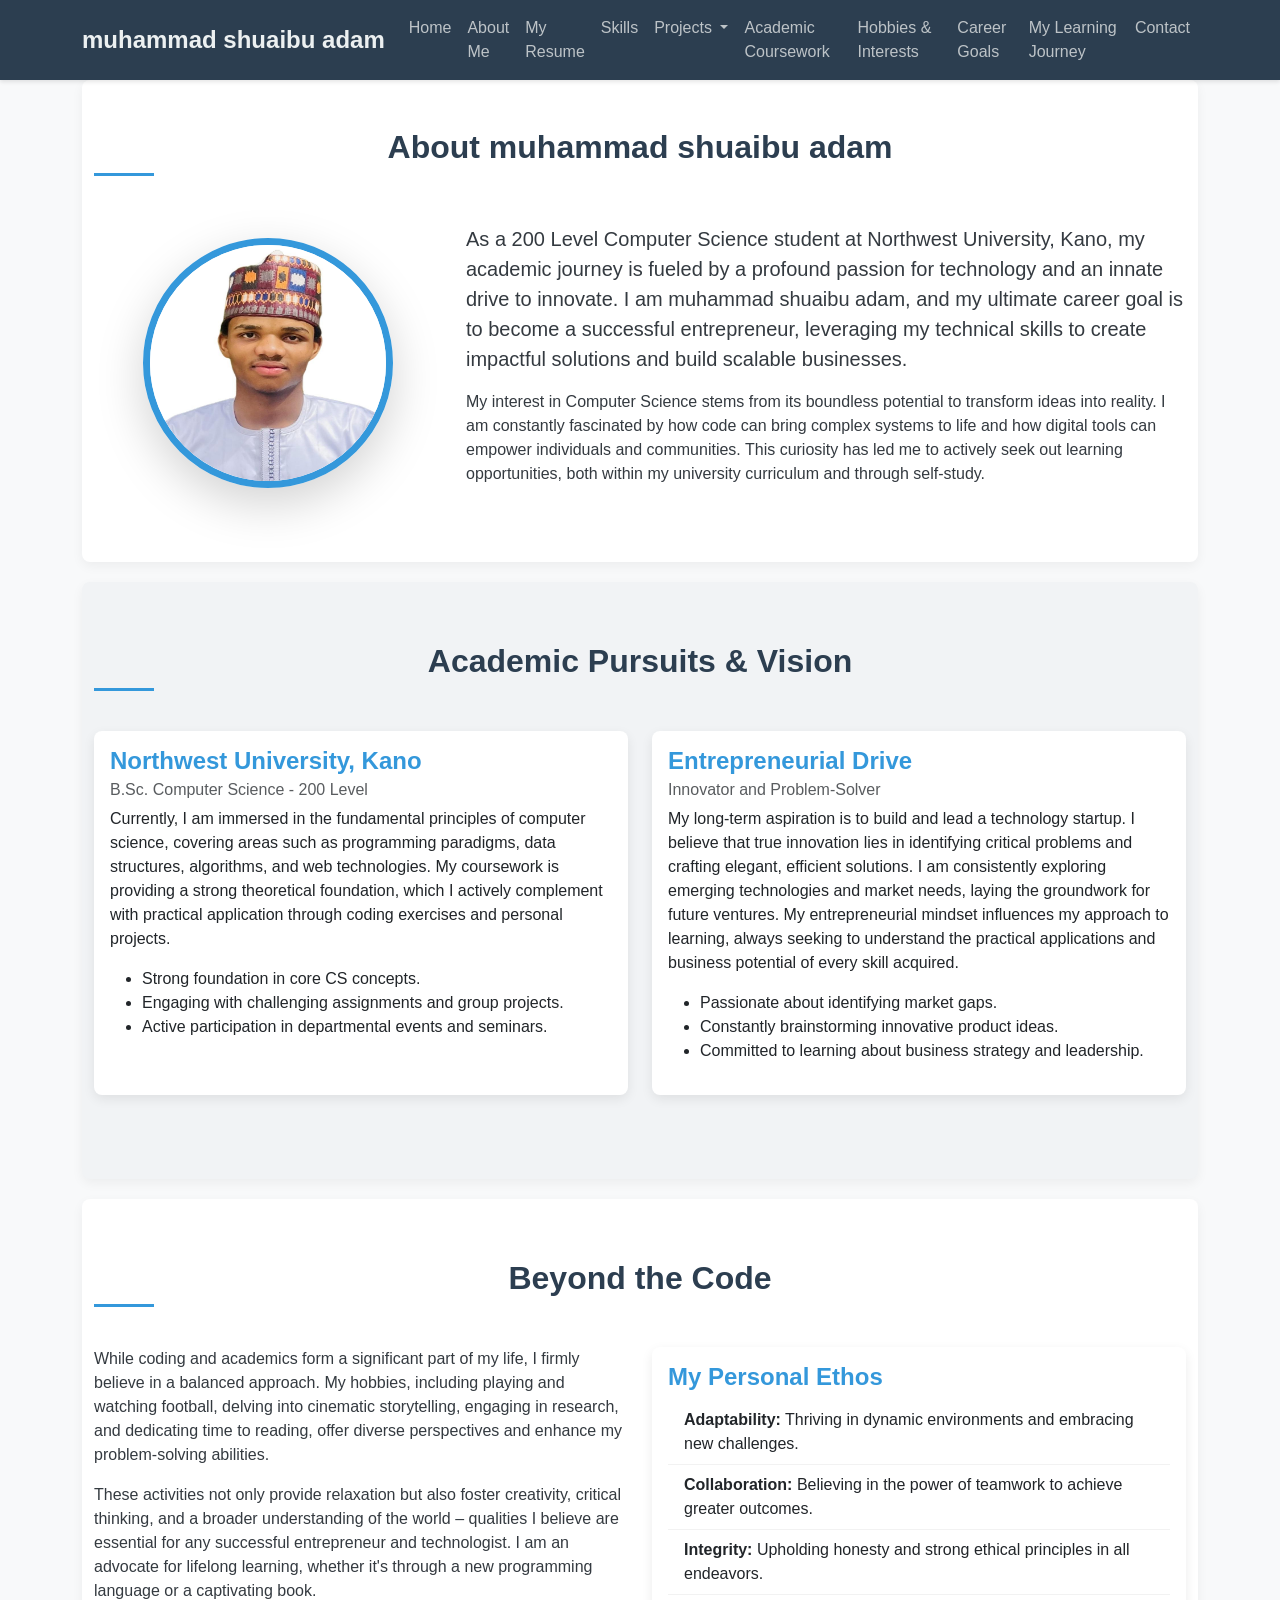
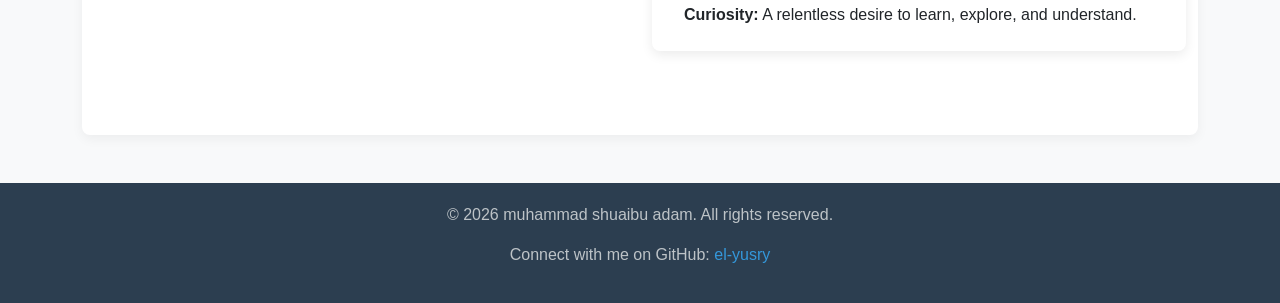
<file: about.html>
<!DOCTYPE html>
<html lang="en">
<head>
    <meta charset="UTF-8">
    <meta name="viewport" content="width=device-width, initial-scale=1.0">
    <title>muhammad shuaibu adam - Portfolio</title>
    <!-- Bootstrap 5 CSS CDN -->
    <link href="https://cdn.jsdelivr.net/npm/bootstrap@5.3.3/dist/css/bootstrap.min.css" rel="stylesheet" integrity="sha384-QWTKZyjpPEjISv5WaRU9OFeRpok6YctnYmDr5pNlyT2bRjXh0JMhjY6hW+ALEwIH" crossorigin="anonymous">
    <link rel="stylesheet" href="style.css">
    <script src="script.js" defer></script>
</head>
<body>
    <nav class="navbar navbar-expand-lg navbar-dark fixed-top">
        <div class="container">
            <a class="navbar-brand" href="index.html">muhammad shuaibu adam</a>
            <button class="navbar-toggler" type="button" data-bs-toggle="collapse" data-bs-target="#navbarNav" aria-controls="navbarNav" aria-expanded="false" aria-label="Toggle navigation">
                <span class="navbar-toggler-icon"></span>
            </button>
            <div class="collapse navbar-collapse" id="navbarNav">
                <ul class="navbar-nav ms-auto">
                    <li class="nav-item">
                        <a class="nav-link" href="index.html">Home</a>
                    </li>
                    <li class="nav-item">
                        <a class="nav-link" href="about.html">About Me</a>
                    </li>
                    <li class="nav-item">
                        <a class="nav-link" href="resume.html">My Resume</a>
                    </li>
                    <li class="nav-item">
                        <a class="nav-link" href="skills.html">Skills</a>
                    </li>
                    <li class="nav-item dropdown">
                        <a class="nav-link dropdown-toggle" href="#" id="navbarDropdownProjects" role="button" data-bs-toggle="dropdown" aria-expanded="false">
                            Projects
                        </a>
                        <ul class="dropdown-menu dropdown-menu-dark" aria-labelledby="navbarDropdownProjects">
                            <li><a class="dropdown-item" href="project_1.html">Web Blog Platform</a></li>
                            <li><a class="dropdown-item" href="project_2.html">E-commerce Prototype</a></li>
                        </ul>
                    </li>
                    <li class="nav-item">
                        <a class="nav-link" href="coursework.html">Academic Coursework</a>
                    </li>
                    <li class="nav-item">
                        <a class="nav-link" href="hobbies.html">Hobbies & Interests</a>
                    </li>
                    <li class="nav-item">
                        <a class="nav-link" href="goals.html">Career Goals</a>
                    </li>
                    <li class="nav-item">
                        <a class="nav-link" href="fcc_journey.html">My Learning Journey</a>
                    </li>
                    <li class="nav-item">
                        <a class="nav-link" href="contact.html">Contact</a>
                    </li>
                </ul>
            </div>
        </div>
    </nav>

    <main class="container mt-4">
        <section id="about-intro" class="container pt-5">
    <h2 class="text-center">About muhammad shuaibu adam</h2>
    <div class="row align-items-center mt-5">
        <div class="col-lg-4 text-center mb-4 mb-lg-0">
            <img src='profile.jpg' alt='muhammad shuaibu adam Profile Picture' class="img-fluid rounded-circle shadow-lg profile-img-lg" style="width: 250px; height: 250px; border: 7px solid #3498db;">
        </div>
        <div class="col-lg-8">
            <p class="lead">As a 200 Level Computer Science student at Northwest University, Kano, my academic journey is fueled by a profound passion for technology and an innate drive to innovate. I am muhammad shuaibu adam, and my ultimate career goal is to become a successful entrepreneur, leveraging my technical skills to create impactful solutions and build scalable businesses.</p>
            <p>My interest in Computer Science stems from its boundless potential to transform ideas into reality. I am constantly fascinated by how code can bring complex systems to life and how digital tools can empower individuals and communities. This curiosity has led me to actively seek out learning opportunities, both within my university curriculum and through self-study.</p>
        </div>
    </div>
</section>

<section id="academic-journey" class="container">
    <h2 class="text-center">Academic Pursuits & Vision</h2>
    <div class="row mt-4">
        <div class="col-lg-6 mb-4">
            <div class="card h-100">
                <div class="card-body">
                    <h4 class="card-title">Northwest University, Kano</h4>
                    <h6 class="card-subtitle mb-2 text-muted">B.Sc. Computer Science - 200 Level</h6>
                    <p class="card-text">Currently, I am immersed in the fundamental principles of computer science, covering areas such as programming paradigms, data structures, algorithms, and web technologies. My coursework is providing a strong theoretical foundation, which I actively complement with practical application through coding exercises and personal projects.</p>
                    <ul>
                        <li>Strong foundation in core CS concepts.</li>
                        <li>Engaging with challenging assignments and group projects.</li>
                        <li>Active participation in departmental events and seminars.</li>
                    </ul>
                </div>
            </div>
        </div>
        <div class="col-lg-6 mb-4">
            <div class="card h-100">
                <div class="card-body">
                    <h4 class="card-title">Entrepreneurial Drive</h4>
                    <h6 class="card-subtitle mb-2 text-muted">Innovator and Problem-Solver</h6>
                    <p class="card-text">My long-term aspiration is to build and lead a technology startup. I believe that true innovation lies in identifying critical problems and crafting elegant, efficient solutions. I am consistently exploring emerging technologies and market needs, laying the groundwork for future ventures. My entrepreneurial mindset influences my approach to learning, always seeking to understand the practical applications and business potential of every skill acquired.</p>
                    <ul>
                        <li>Passionate about identifying market gaps.</li>
                        <li>Constantly brainstorming innovative product ideas.</li>
                        <li>Committed to learning about business strategy and leadership.</li>
                    </ul>
                </div>
            </div>
        </div>
    </div>
</section>

<section id="values-and-hobbies" class="container">
    <h2 class="text-center">Beyond the Code</h2>
    <div class="row mt-4">
        <div class="col-md-6 mb-4">
            <p>While coding and academics form a significant part of my life, I firmly believe in a balanced approach. My hobbies, including playing and watching football, delving into cinematic storytelling, engaging in research, and dedicating time to reading, offer diverse perspectives and enhance my problem-solving abilities.</p>
            <p>These activities not only provide relaxation but also foster creativity, critical thinking, and a broader understanding of the world – qualities I believe are essential for any successful entrepreneur and technologist. I am an advocate for lifelong learning, whether it's through a new programming language or a captivating book.</p>
        </div>
        <div class="col-md-6 mb-4">
            <div class="card h-100">
                <div class="card-body">
                    <h4 class="card-title">My Personal Ethos</h4>
                    <ul class="list-group list-group-flush">
                        <li class="list-group-item"><strong>Adaptability:</strong> Thriving in dynamic environments and embracing new challenges.</li>
                        <li class="list-group-item"><strong>Collaboration:</strong> Believing in the power of teamwork to achieve greater outcomes.</li>
                        <li class="list-group-item"><strong>Integrity:</strong> Upholding honesty and strong ethical principles in all endeavors.</li>
                        <li class="list-group-item"><strong>Curiosity:</strong> A relentless desire to learn, explore, and understand.</li>
                    </ul>
                </div>
            </div>
        </div>
    </div>
</section>
    </main>

    <footer class="mt-5">
        <div class="container">
            <p>&copy; 2026 muhammad shuaibu adam. All rights reserved.</p>
            <p>Connect with me on GitHub: <a href="https://github.com/el-yusry" target="_blank" rel="noopener noreferrer">el-yusry</a></p>
        </div>
    </footer>

    <!-- Bootstrap 5 JS CDN -->
    <script src="https://cdn.jsdelivr.net/npm/bootstrap@5.3.3/dist/js/bootstrap.bundle.min.js" integrity="sha384-YvpcrYf0tY3lHB60NNkmXc5s9fDVZLESaAA55NDzOxhy9GkcIdslK1eN7N6jIeHz" crossorigin="anonymous"></script>
</body>
</html>
</file>
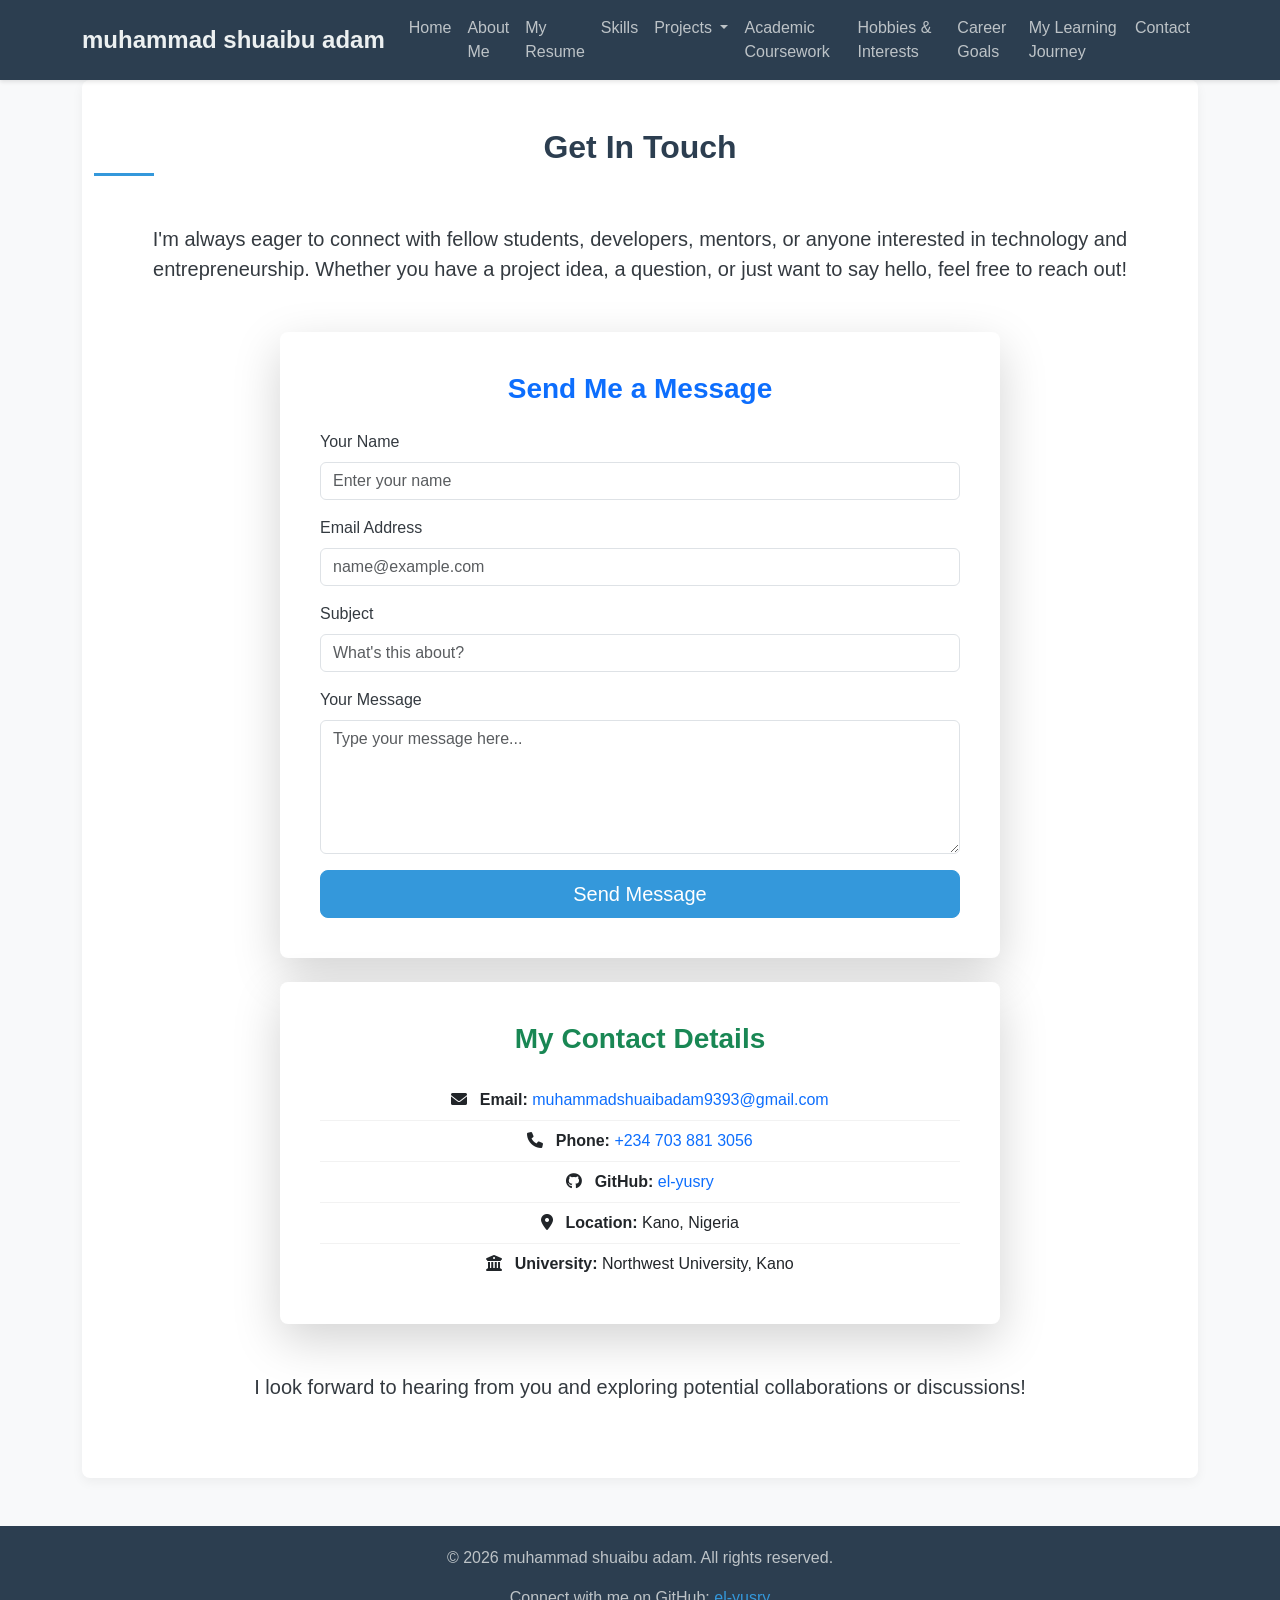
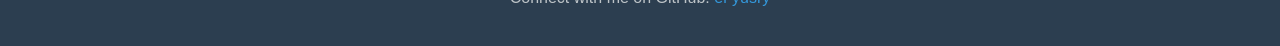
<file: contact.html>
<!DOCTYPE html>
<html lang="en">
<head>
    <meta charset="UTF-8">
    <meta name="viewport" content="width=device-width, initial-scale=1.0">
    <title>muhammad shuaibu adam - Portfolio</title>
    <!-- Bootstrap 5 CSS CDN -->
    <link href="https://cdn.jsdelivr.net/npm/bootstrap@5.3.3/dist/css/bootstrap.min.css" rel="stylesheet" integrity="sha384-QWTKZyjpPEjISv5WaRU9OFeRpok6YctnYmDr5pNlyT2bRjXh0JMhjY6hW+ALEwIH" crossorigin="anonymous">
    <link rel="stylesheet" href="style.css">
    <script src="script.js" defer></script>
</head>
<body>
    <nav class="navbar navbar-expand-lg navbar-dark fixed-top">
        <div class="container">
            <a class="navbar-brand" href="index.html">muhammad shuaibu adam</a>
            <button class="navbar-toggler" type="button" data-bs-toggle="collapse" data-bs-target="#navbarNav" aria-controls="navbarNav" aria-expanded="false" aria-label="Toggle navigation">
                <span class="navbar-toggler-icon"></span>
            </button>
            <div class="collapse navbar-collapse" id="navbarNav">
                <ul class="navbar-nav ms-auto">
                    <li class="nav-item">
                        <a class="nav-link" href="index.html">Home</a>
                    </li>
                    <li class="nav-item">
                        <a class="nav-link" href="about.html">About Me</a>
                    </li>
                    <li class="nav-item">
                        <a class="nav-link" href="resume.html">My Resume</a>
                    </li>
                    <li class="nav-item">
                        <a class="nav-link" href="skills.html">Skills</a>
                    </li>
                    <li class="nav-item dropdown">
                        <a class="nav-link dropdown-toggle" href="#" id="navbarDropdownProjects" role="button" data-bs-toggle="dropdown" aria-expanded="false">
                            Projects
                        </a>
                        <ul class="dropdown-menu dropdown-menu-dark" aria-labelledby="navbarDropdownProjects">
                            <li><a class="dropdown-item" href="project_1.html">Web Blog Platform</a></li>
                            <li><a class="dropdown-item" href="project_2.html">E-commerce Prototype</a></li>
                        </ul>
                    </li>
                    <li class="nav-item">
                        <a class="nav-link" href="coursework.html">Academic Coursework</a>
                    </li>
                    <li class="nav-item">
                        <a class="nav-link" href="hobbies.html">Hobbies & Interests</a>
                    </li>
                    <li class="nav-item">
                        <a class="nav-link" href="goals.html">Career Goals</a>
                    </li>
                    <li class="nav-item">
                        <a class="nav-link" href="fcc_journey.html">My Learning Journey</a>
                    </li>
                    <li class="nav-item">
                        <a class="nav-link" href="contact.html">Contact</a>
                    </li>
                </ul>
            </div>
        </div>
    </nav>

    <main class="container mt-4">
        <section id="contact-intro" class="container pt-5">
    <h2 class="text-center mb-5">Get In Touch</h2>
    <p class="lead text-center mb-5">I'm always eager to connect with fellow students, developers, mentors, or anyone interested in technology and entrepreneurship. Whether you have a project idea, a question, or just want to say hello, feel free to reach out!</p>

    <div class="row justify-content-center">
        <div class="col-lg-8">
            <div class="card shadow-lg p-4 mb-4">
                <div class="card-body">
                    <h3 class="card-title text-primary text-center mb-4">Send Me a Message</h3>
                    <form>
                        <div class="mb-3">
                            <label for="name" class="form-label">Your Name</label>
                            <input type="text" class="form-control" id="name" placeholder="Enter your name" required>
                        </div>
                        <div class="mb-3">
                            <label for="email" class="form-label">Email Address</label>
                            <input type="email" class="form-control" id="email" placeholder="name@example.com" required>
                        </div>
                        <div class="mb-3">
                            <label for="subject" class="form-label">Subject</label>
                            <input type="text" class="form-control" id="subject" placeholder="What's this about?">
                        </div>
                        <div class="mb-3">
                            <label for="message" class="form-label">Your Message</label>
                            <textarea class="form-control" id="message" rows="5" placeholder="Type your message here..." required></textarea>
                        </div>
                        <div class="d-grid gap-2">
                            <button type="submit" class="btn btn-primary btn-lg">Send Message</button>
                        </div>
                    </form>
                </div>
            </div>

            <div class="card shadow-lg p-4">
                <div class="card-body">
                    <h3 class="card-title text-success text-center mb-4">My Contact Details</h3>
                    <ul class="list-group list-group-flush text-center">
                        <li class="list-group-item">
                            <i class="fas fa-envelope me-2"></i> <strong>Email:</strong> <a href="mailto:muhammadshuaibadam9393@gmail.com" class="text-decoration-none">muhammadshuaibadam9393@gmail.com</a>
                        </li>
                        <li class="list-group-item">
                            <i class="fas fa-phone me-2"></i> <strong>Phone:</strong> <a href="tel:+2347038813056" class="text-decoration-none">+234 703 881 3056</a>
                        </li>
                        <li class="list-group-item">
                            <i class="fab fa-github me-2"></i> <strong>GitHub:</strong> <a href="https://github.com/el-yusry" target="_blank" rel="noopener noreferrer" class="text-decoration-none">el-yusry</a>
                        </li>
                        <li class="list-group-item">
                            <i class="fas fa-map-marker-alt me-2"></i> <strong>Location:</strong> Kano, Nigeria
                        </li>
                        <li class="list-group-item">
                            <i class="fas fa-university me-2"></i> <strong>University:</strong> Northwest University, Kano
                        </li>
                    </ul>
                </div>
            </div>
        </div>
    </div>

    <div class="text-center mt-5">
        <p class="lead">I look forward to hearing from you and exploring potential collaborations or discussions!</p>
    </div>
</section>
<!-- Include Font Awesome for icons -->
<link rel="stylesheet" href="https://cdnjs.cloudflare.com/ajax/libs/font-awesome/6.0.0-beta3/css/all.min.css" integrity="sha512-..." crossorigin="anonymous" referrerpolicy="no-referrer" />
    </main>

    <footer class="mt-5">
        <div class="container">
            <p>&copy; 2026 muhammad shuaibu adam. All rights reserved.</p>
            <p>Connect with me on GitHub: <a href="https://github.com/el-yusry" target="_blank" rel="noopener noreferrer">el-yusry</a></p>
        </div>
    </footer>

    <!-- Bootstrap 5 JS CDN -->
    <script src="https://cdn.jsdelivr.net/npm/bootstrap@5.3.3/dist/js/bootstrap.bundle.min.js" integrity="sha384-YvpcrYf0tY3lHB60NNkmXc5s9fDVZLESaAA55NDzOxhy9GkcIdslK1eN7N6jIeHz" crossorigin="anonymous"></script>
</body>
</html>
</file>
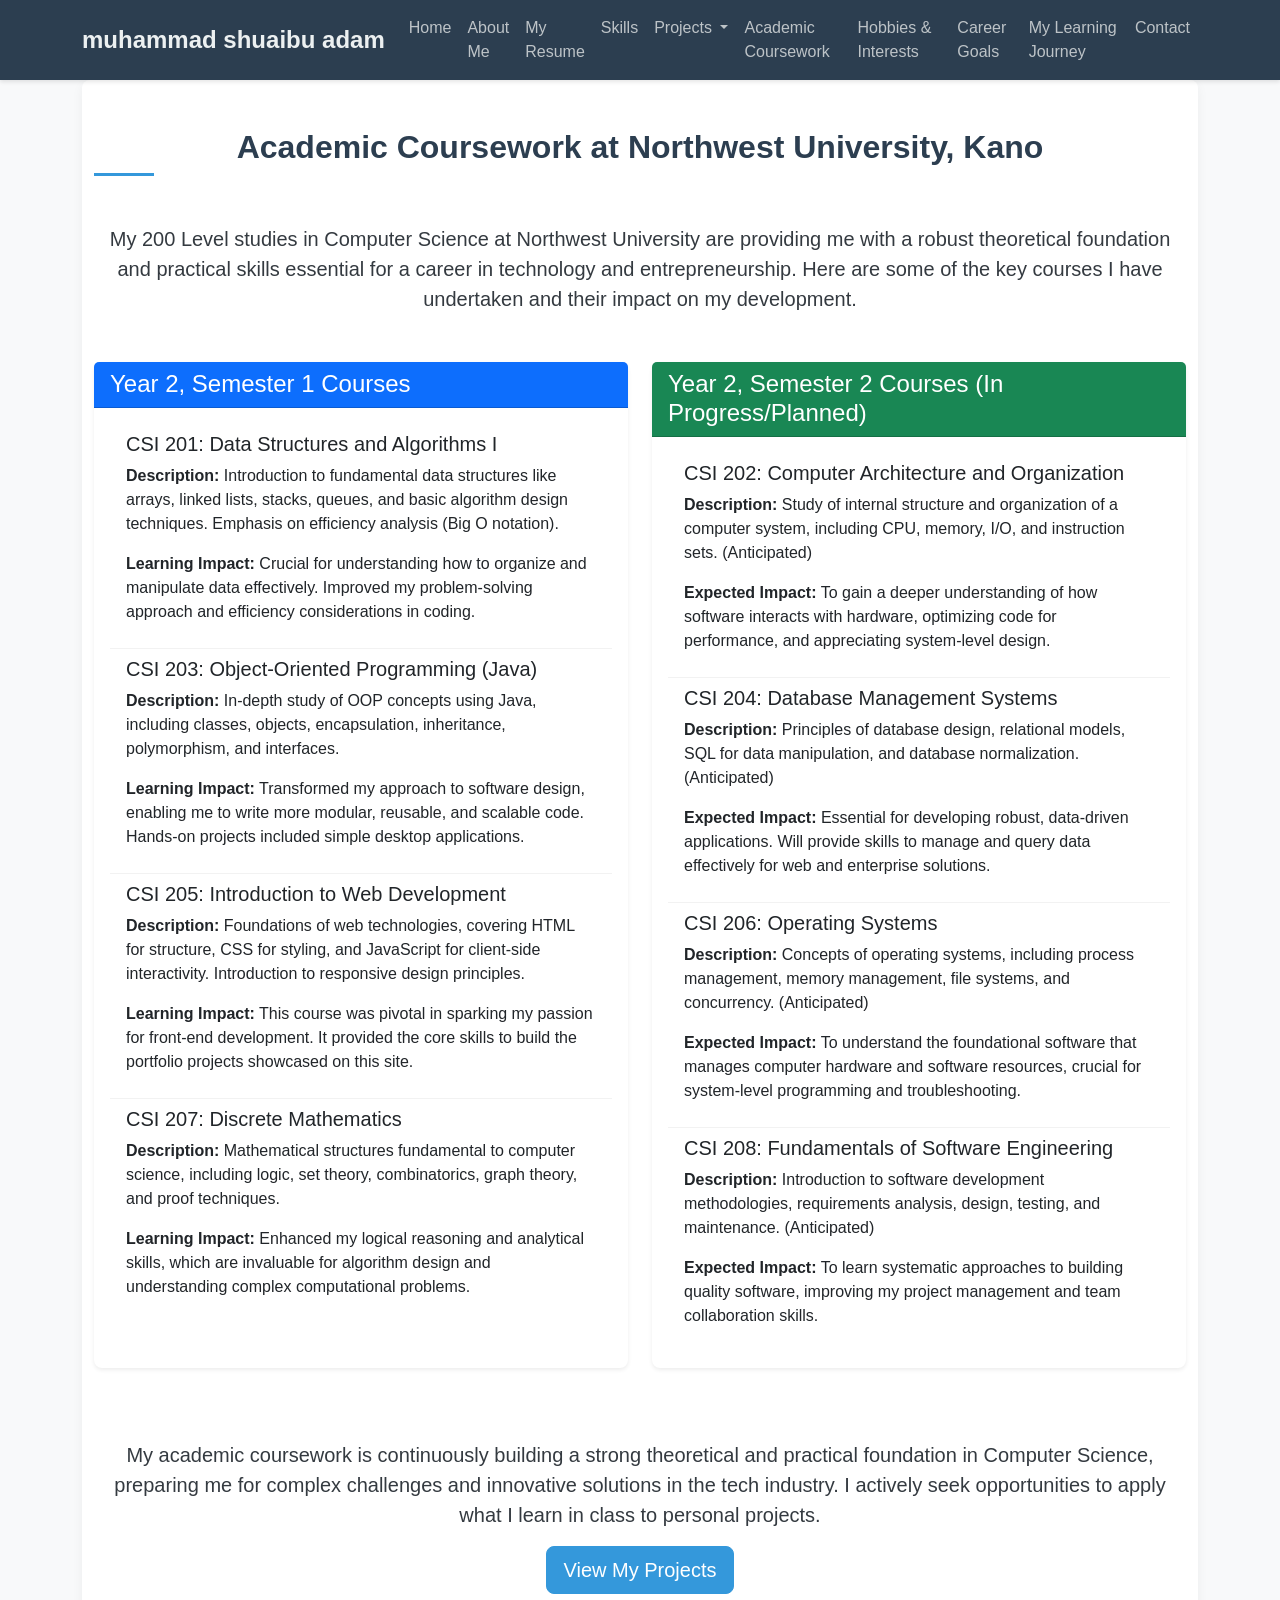
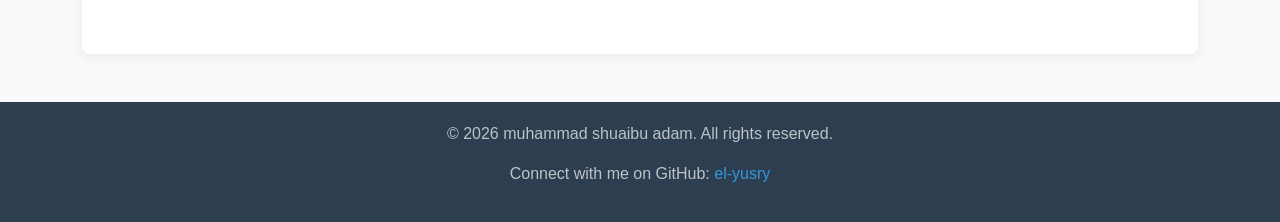
<file: coursework.html>
<!DOCTYPE html>
<html lang="en">
<head>
    <meta charset="UTF-8">
    <meta name="viewport" content="width=device-width, initial-scale=1.0">
    <title>muhammad shuaibu adam - Portfolio</title>
    <!-- Bootstrap 5 CSS CDN -->
    <link href="https://cdn.jsdelivr.net/npm/bootstrap@5.3.3/dist/css/bootstrap.min.css" rel="stylesheet" integrity="sha384-QWTKZyjpPEjISv5WaRU9OFeRpok6YctnYmDr5pNlyT2bRjXh0JMhjY6hW+ALEwIH" crossorigin="anonymous">
    <link rel="stylesheet" href="style.css">
    <script src="script.js" defer></script>
</head>
<body>
    <nav class="navbar navbar-expand-lg navbar-dark fixed-top">
        <div class="container">
            <a class="navbar-brand" href="index.html">muhammad shuaibu adam</a>
            <button class="navbar-toggler" type="button" data-bs-toggle="collapse" data-bs-target="#navbarNav" aria-controls="navbarNav" aria-expanded="false" aria-label="Toggle navigation">
                <span class="navbar-toggler-icon"></span>
            </button>
            <div class="collapse navbar-collapse" id="navbarNav">
                <ul class="navbar-nav ms-auto">
                    <li class="nav-item">
                        <a class="nav-link" href="index.html">Home</a>
                    </li>
                    <li class="nav-item">
                        <a class="nav-link" href="about.html">About Me</a>
                    </li>
                    <li class="nav-item">
                        <a class="nav-link" href="resume.html">My Resume</a>
                    </li>
                    <li class="nav-item">
                        <a class="nav-link" href="skills.html">Skills</a>
                    </li>
                    <li class="nav-item dropdown">
                        <a class="nav-link dropdown-toggle" href="#" id="navbarDropdownProjects" role="button" data-bs-toggle="dropdown" aria-expanded="false">
                            Projects
                        </a>
                        <ul class="dropdown-menu dropdown-menu-dark" aria-labelledby="navbarDropdownProjects">
                            <li><a class="dropdown-item" href="project_1.html">Web Blog Platform</a></li>
                            <li><a class="dropdown-item" href="project_2.html">E-commerce Prototype</a></li>
                        </ul>
                    </li>
                    <li class="nav-item">
                        <a class="nav-link" href="coursework.html">Academic Coursework</a>
                    </li>
                    <li class="nav-item">
                        <a class="nav-link" href="hobbies.html">Hobbies & Interests</a>
                    </li>
                    <li class="nav-item">
                        <a class="nav-link" href="goals.html">Career Goals</a>
                    </li>
                    <li class="nav-item">
                        <a class="nav-link" href="fcc_journey.html">My Learning Journey</a>
                    </li>
                    <li class="nav-item">
                        <a class="nav-link" href="contact.html">Contact</a>
                    </li>
                </ul>
            </div>
        </div>
    </nav>

    <main class="container mt-4">
        <section id="coursework-summary" class="container pt-5">
    <h2 class="text-center mb-5">Academic Coursework at Northwest University, Kano</h2>
    <p class="lead text-center mb-5">My 200 Level studies in Computer Science at Northwest University are providing me with a robust theoretical foundation and practical skills essential for a career in technology and entrepreneurship. Here are some of the key courses I have undertaken and their impact on my development.</p>

    <div class="row">
        <!-- Semester 1 Courses -->
        <div class="col-lg-6 mb-4">
            <div class="card h-100 shadow-sm">
                <div class="card-header bg-primary text-white">
                    <h4 class="mb-0">Year 2, Semester 1 Courses</h4>
                </div>
                <div class="card-body">
                    <ul class="list-group list-group-flush">
                        <li class="list-group-item">
                            <h5>CSI 201: Data Structures and Algorithms I</h5>
                            <p><strong>Description:</strong> Introduction to fundamental data structures like arrays, linked lists, stacks, queues, and basic algorithm design techniques. Emphasis on efficiency analysis (Big O notation).</p>
                            <p><strong>Learning Impact:</strong> Crucial for understanding how to organize and manipulate data effectively. Improved my problem-solving approach and efficiency considerations in coding.</p>
                        </li>
                        <li class="list-group-item">
                            <h5>CSI 203: Object-Oriented Programming (Java)</h5>
                            <p><strong>Description:</strong> In-depth study of OOP concepts using Java, including classes, objects, encapsulation, inheritance, polymorphism, and interfaces.</p>
                            <p><strong>Learning Impact:</strong> Transformed my approach to software design, enabling me to write more modular, reusable, and scalable code. Hands-on projects included simple desktop applications.</p>
                        </li>
                        <li class="list-group-item">
                            <h5>CSI 205: Introduction to Web Development</h5>
                            <p><strong>Description:</strong> Foundations of web technologies, covering HTML for structure, CSS for styling, and JavaScript for client-side interactivity. Introduction to responsive design principles.</p>
                            <p><strong>Learning Impact:</strong> This course was pivotal in sparking my passion for front-end development. It provided the core skills to build the portfolio projects showcased on this site.</p>
                        </li>
                        <li class="list-group-item">
                            <h5>CSI 207: Discrete Mathematics</h5>
                            <p><strong>Description:</strong> Mathematical structures fundamental to computer science, including logic, set theory, combinatorics, graph theory, and proof techniques.</p>
                            <p><strong>Learning Impact:</strong> Enhanced my logical reasoning and analytical skills, which are invaluable for algorithm design and understanding complex computational problems.</p>
                        </li>
                    </ul>
                </div>
            </div>
        </div>

        <!-- Semester 2 Courses -->
        <div class="col-lg-6 mb-4">
            <div class="card h-100 shadow-sm">
                <div class="card-header bg-success text-white">
                    <h4 class="mb-0">Year 2, Semester 2 Courses (In Progress/Planned)</h4>
                </div>
                <div class="card-body">
                    <ul class="list-group list-group-flush">
                        <li class="list-group-item">
                            <h5>CSI 202: Computer Architecture and Organization</h5>
                            <p><strong>Description:</strong> Study of internal structure and organization of a computer system, including CPU, memory, I/O, and instruction sets. (Anticipated)</p>
                            <p><strong>Expected Impact:</strong> To gain a deeper understanding of how software interacts with hardware, optimizing code for performance, and appreciating system-level design.</p>
                        </li>
                        <li class="list-group-item">
                            <h5>CSI 204: Database Management Systems</h5>
                            <p><strong>Description:</strong> Principles of database design, relational models, SQL for data manipulation, and database normalization. (Anticipated)</p>
                            <p><strong>Expected Impact:</strong> Essential for developing robust, data-driven applications. Will provide skills to manage and query data effectively for web and enterprise solutions.</p>
                        </li>
                        <li class="list-group-item">
                            <h5>CSI 206: Operating Systems</h5>
                            <p><strong>Description:</strong> Concepts of operating systems, including process management, memory management, file systems, and concurrency. (Anticipated)</p>
                            <p><strong>Expected Impact:</strong> To understand the foundational software that manages computer hardware and software resources, crucial for system-level programming and troubleshooting.</p>
                        </li>
                        <li class="list-group-item">
                            <h5>CSI 208: Fundamentals of Software Engineering</h5>
                            <p><strong>Description:</strong> Introduction to software development methodologies, requirements analysis, design, testing, and maintenance. (Anticipated)</p>
                            <p><strong>Expected Impact:</strong> To learn systematic approaches to building quality software, improving my project management and team collaboration skills.</p>
                        </li>
                    </ul>
                </div>
            </div>
        </div>
    </div>

    <div class="text-center mt-5">
        <p class="lead">My academic coursework is continuously building a strong theoretical and practical foundation in Computer Science, preparing me for complex challenges and innovative solutions in the tech industry. I actively seek opportunities to apply what I learn in class to personal projects.</p>
        <a href="projects_1.html" class="btn btn-primary btn-lg">View My Projects</a>
    </div>
</section>
    </main>

    <footer class="mt-5">
        <div class="container">
            <p>&copy; 2026 muhammad shuaibu adam. All rights reserved.</p>
            <p>Connect with me on GitHub: <a href="https://github.com/el-yusry" target="_blank" rel="noopener noreferrer">el-yusry</a></p>
        </div>
    </footer>

    <!-- Bootstrap 5 JS CDN -->
    <script src="https://cdn.jsdelivr.net/npm/bootstrap@5.3.3/dist/js/bootstrap.bundle.min.js" integrity="sha384-YvpcrYf0tY3lHB60NNkmXc5s9fDVZLESaAA55NDzOxhy9GkcIdslK1eN7N6jIeHz" crossorigin="anonymous"></script>
</body>
</html>
</file>
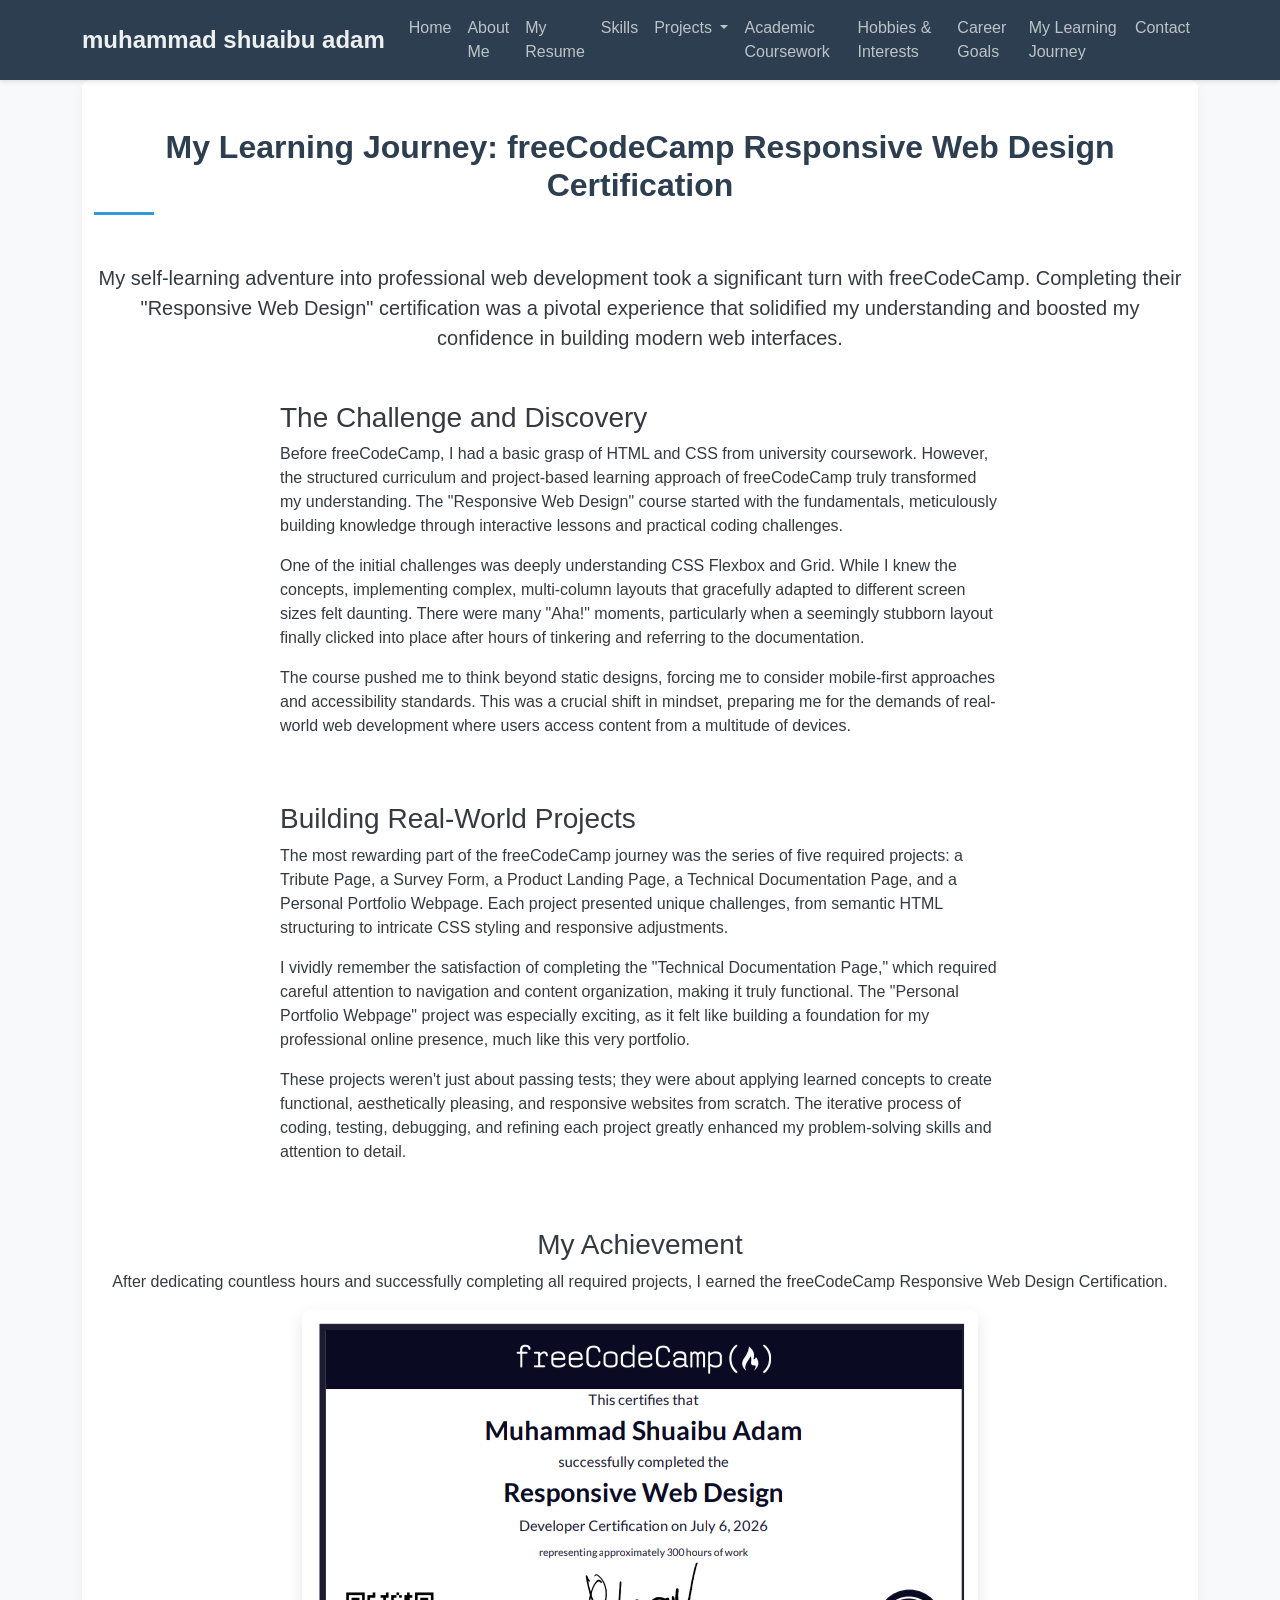
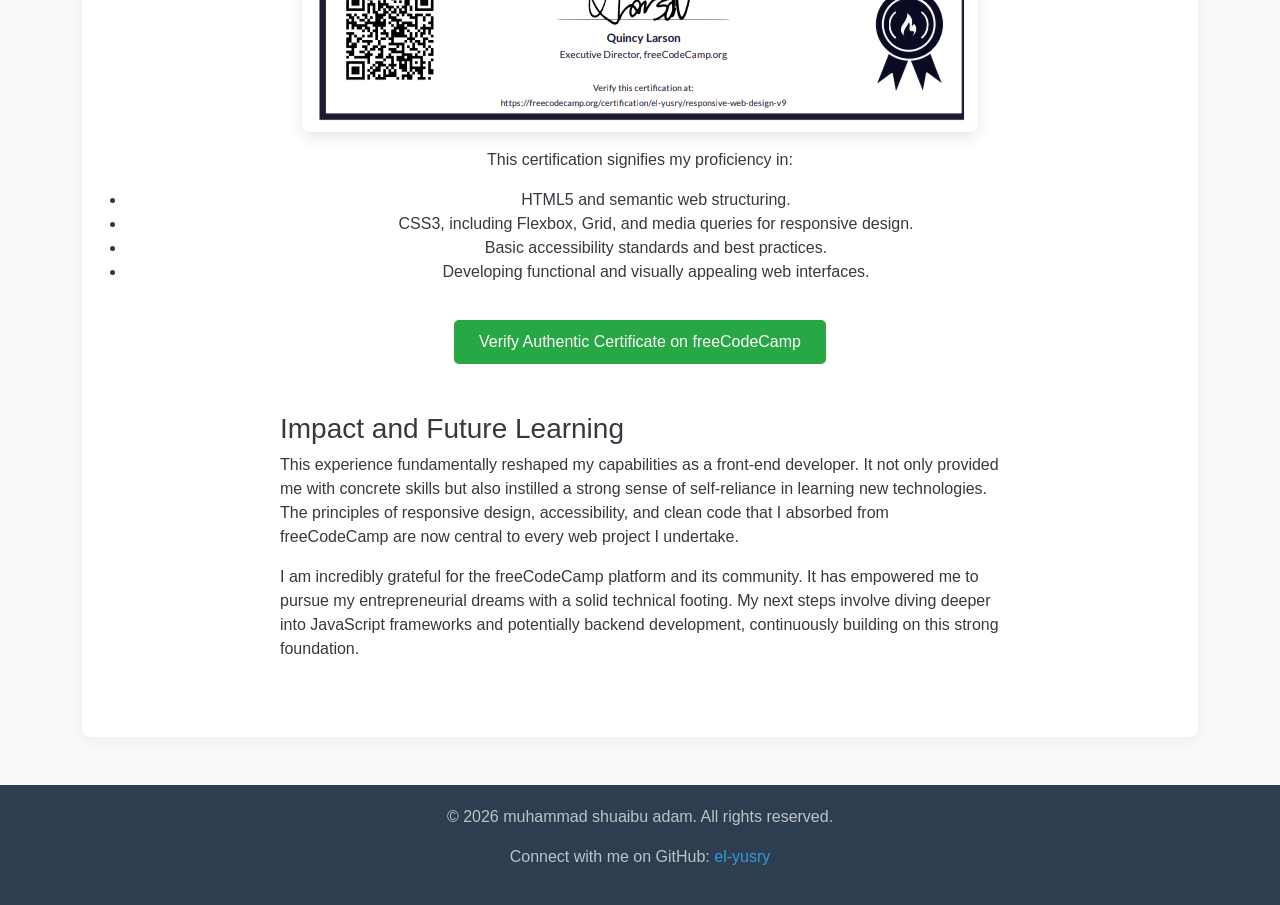
<file: fcc_journey.html>
<!DOCTYPE html>
<html lang="en">
<head>
    <meta charset="UTF-8">
    <meta name="viewport" content="width=device-width, initial-scale=1.0">
    <title>muhammad shuaibu adam - Portfolio</title>
    <!-- Bootstrap 5 CSS CDN -->
    <link href="https://cdn.jsdelivr.net/npm/bootstrap@5.3.3/dist/css/bootstrap.min.css" rel="stylesheet" integrity="sha384-QWTKZyjpPEjISv5WaRU9OFeRpok6YctnYmDr5pNlyT2bRjXh0JMhjY6hW+ALEwIH" crossorigin="anonymous">
    <link rel="stylesheet" href="style.css">
    <script src="script.js" defer></script>
</head>
<body>
    <nav class="navbar navbar-expand-lg navbar-dark fixed-top">
        <div class="container">
            <a class="navbar-brand" href="index.html">muhammad shuaibu adam</a>
            <button class="navbar-toggler" type="button" data-bs-toggle="collapse" data-bs-target="#navbarNav" aria-controls="navbarNav" aria-expanded="false" aria-label="Toggle navigation">
                <span class="navbar-toggler-icon"></span>
            </button>
            <div class="collapse navbar-collapse" id="navbarNav">
                <ul class="navbar-nav ms-auto">
                    <li class="nav-item">
                        <a class="nav-link" href="index.html">Home</a>
                    </li>
                    <li class="nav-item">
                        <a class="nav-link" href="about.html">About Me</a>
                    </li>
                    <li class="nav-item">
                        <a class="nav-link" href="resume.html">My Resume</a>
                    </li>
                    <li class="nav-item">
                        <a class="nav-link" href="skills.html">Skills</a>
                    </li>
                    <li class="nav-item dropdown">
                        <a class="nav-link dropdown-toggle" href="#" id="navbarDropdownProjects" role="button" data-bs-toggle="dropdown" aria-expanded="false">
                            Projects
                        </a>
                        <ul class="dropdown-menu dropdown-menu-dark" aria-labelledby="navbarDropdownProjects">
                            <li><a class="dropdown-item" href="project_1.html">Web Blog Platform</a></li>
                            <li><a class="dropdown-item" href="project_2.html">E-commerce Prototype</a></li>
                        </ul>
                    </li>
                    <li class="nav-item">
                        <a class="nav-link" href="coursework.html">Academic Coursework</a>
                    </li>
                    <li class="nav-item">
                        <a class="nav-link" href="hobbies.html">Hobbies & Interests</a>
                    </li>
                    <li class="nav-item">
                        <a class="nav-link" href="goals.html">Career Goals</a>
                    </li>
                    <li class="nav-item">
                        <a class="nav-link" href="fcc_journey.html">My Learning Journey</a>
                    </li>
                    <li class="nav-item">
                        <a class="nav-link" href="contact.html">Contact</a>
                    </li>
                </ul>
            </div>
        </div>
    </nav>

    <main class="container mt-4">
        <section id="fcc-journey-intro" class="container pt-5">
    <h2 class="text-center mb-5">My Learning Journey: freeCodeCamp Responsive Web Design Certification</h2>
    <p class="lead text-center mb-5">My self-learning adventure into professional web development took a significant turn with freeCodeCamp. Completing their "Responsive Web Design" certification was a pivotal experience that solidified my understanding and boosted my confidence in building modern web interfaces.</p>

    <div class="row featurette align-items-center mb-5">
        <div class="col-lg-8 mx-auto">
            <h3 class="featurette-heading">The Challenge and Discovery</h3>
            <p>Before freeCodeCamp, I had a basic grasp of HTML and CSS from university coursework. However, the structured curriculum and project-based learning approach of freeCodeCamp truly transformed my understanding. The "Responsive Web Design" course started with the fundamentals, meticulously building knowledge through interactive lessons and practical coding challenges.</p>
            <p>One of the initial challenges was deeply understanding CSS Flexbox and Grid. While I knew the concepts, implementing complex, multi-column layouts that gracefully adapted to different screen sizes felt daunting. There were many "Aha!" moments, particularly when a seemingly stubborn layout finally clicked into place after hours of tinkering and referring to the documentation.</p>
            <p>The course pushed me to think beyond static designs, forcing me to consider mobile-first approaches and accessibility standards. This was a crucial shift in mindset, preparing me for the demands of real-world web development where users access content from a multitude of devices.</p>
        </div>
    </div>

    <div class="row featurette align-items-center mb-5">
        <div class="col-lg-8 mx-auto">
            <h3 class="featurette-heading">Building Real-World Projects</h3>
            <p>The most rewarding part of the freeCodeCamp journey was the series of five required projects: a Tribute Page, a Survey Form, a Product Landing Page, a Technical Documentation Page, and a Personal Portfolio Webpage. Each project presented unique challenges, from semantic HTML structuring to intricate CSS styling and responsive adjustments.</p>
            <p>I vividly remember the satisfaction of completing the "Technical Documentation Page," which required careful attention to navigation and content organization, making it truly functional. The "Personal Portfolio Webpage" project was especially exciting, as it felt like building a foundation for my professional online presence, much like this very portfolio.</p>
            <p>These projects weren't just about passing tests; they were about applying learned concepts to create functional, aesthetically pleasing, and responsive websites from scratch. The iterative process of coding, testing, debugging, and refining each project greatly enhanced my problem-solving skills and attention to detail.</p>
        </div>
    </div>

    <div class="fcc-certificate-container mb-5">
        <h3>My Achievement</h3>
        <p>After dedicating countless hours and successfully completing all required projects, I earned the freeCodeCamp Responsive Web Design Certification.</p>
        <img src='fcc_certificate.jpg.PNG' alt='freeCodeCamp Certificate' onerror='event.target.remove()'>
        <p class="mt-3">This certification signifies my proficiency in:</p>
        <ul>
            <li>HTML5 and semantic web structuring.</li>
            <li>CSS3, including Flexbox, Grid, and media queries for responsive design.</li>
            <li>Basic accessibility standards and best practices.</li>
            <li>Developing functional and visually appealing web interfaces.</li>
        </ul>
        <a href='https://www.freecodecamp.org/certification/el-yusry/responsive-web-design-v9' target="_blank" rel="noopener noreferrer">Verify Authentic Certificate on freeCodeCamp</a>
    </div>

    <div class="row featurette align-items-center">
        <div class="col-lg-8 mx-auto">
            <h3 class="featurette-heading">Impact and Future Learning</h3>
            <p>This experience fundamentally reshaped my capabilities as a front-end developer. It not only provided me with concrete skills but also instilled a strong sense of self-reliance in learning new technologies. The principles of responsive design, accessibility, and clean code that I absorbed from freeCodeCamp are now central to every web project I undertake.</p>
            <p>I am incredibly grateful for the freeCodeCamp platform and its community. It has empowered me to pursue my entrepreneurial dreams with a solid technical footing. My next steps involve diving deeper into JavaScript frameworks and potentially backend development, continuously building on this strong foundation.</p>
        </div>
    </div>
</section>
    </main>

    <footer class="mt-5">
        <div class="container">
            <p>&copy; 2026 muhammad shuaibu adam. All rights reserved.</p>
            <p>Connect with me on GitHub: <a href="https://github.com/el-yusry" target="_blank" rel="noopener noreferrer">el-yusry</a></p>
        </div>
    </footer>

    <!-- Bootstrap 5 JS CDN -->
    <script src="https://cdn.jsdelivr.net/npm/bootstrap@5.3.3/dist/js/bootstrap.bundle.min.js" integrity="sha384-YvpcrYf0tY3lHB60NNkmXc5s9fDVZLESaAA55NDzOxhy9GkcIdslK1eN7N6jIeHz" crossorigin="anonymous"></script>
</body>
</html>
</file>
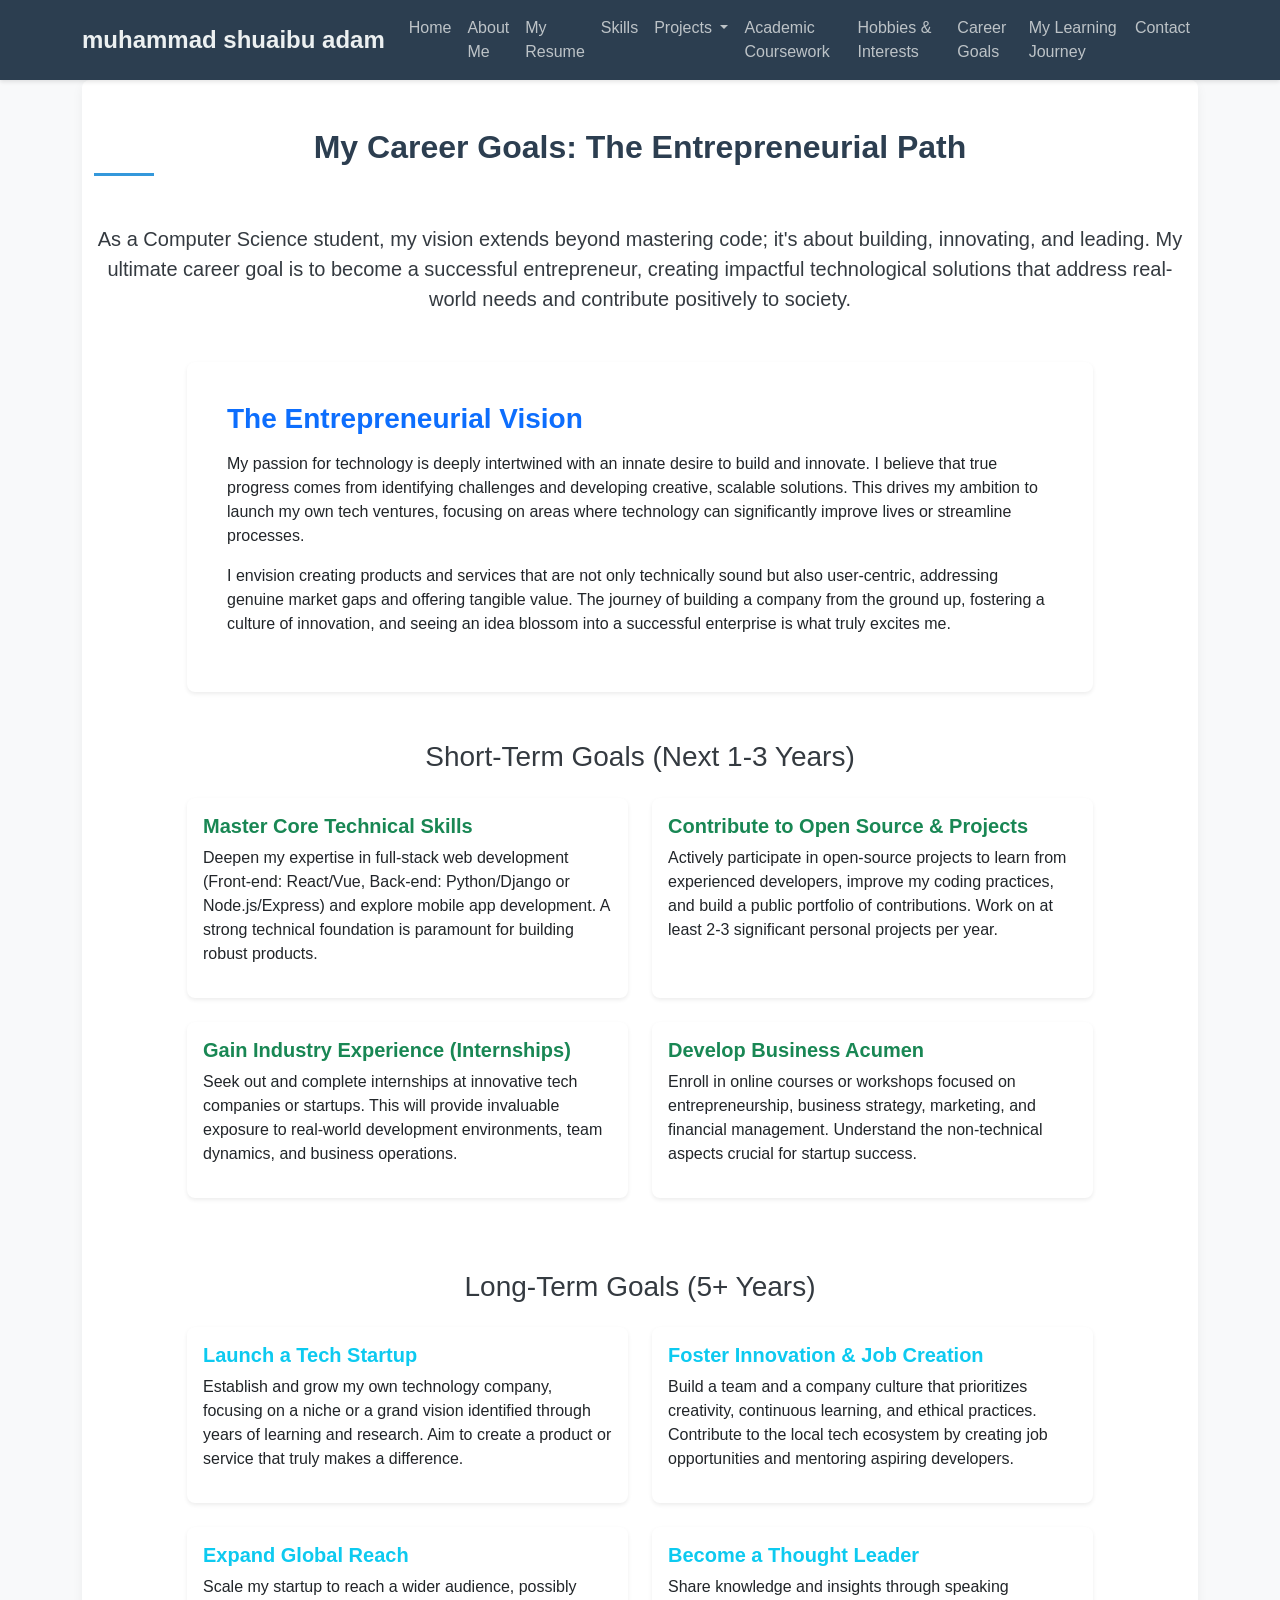
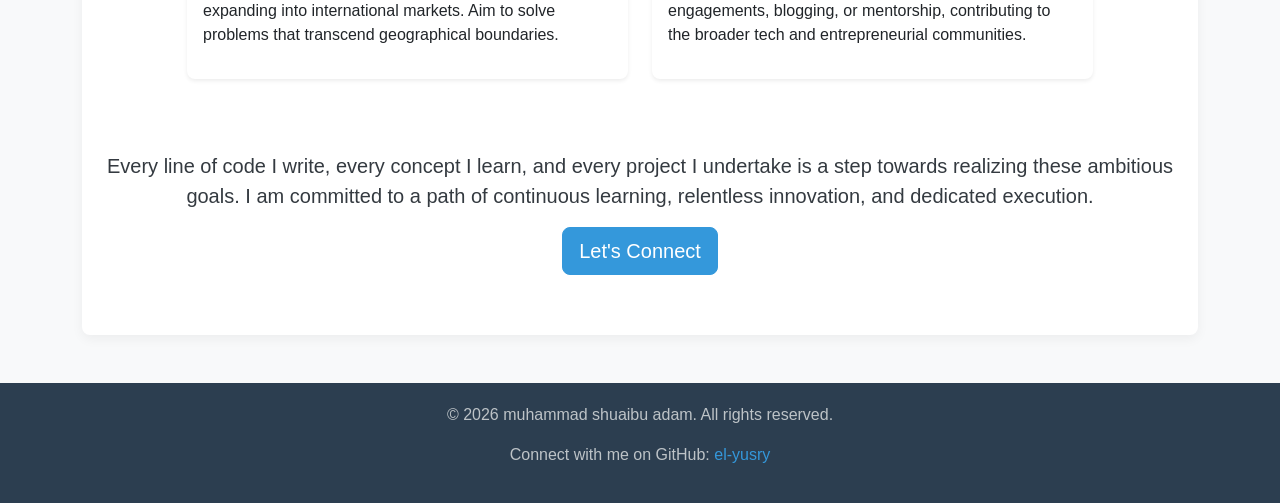
<file: goals.html>
<!DOCTYPE html>
<html lang="en">
<head>
    <meta charset="UTF-8">
    <meta name="viewport" content="width=device-width, initial-scale=1.0">
    <title>muhammad shuaibu adam - Portfolio</title>
    <!-- Bootstrap 5 CSS CDN -->
    <link href="https://cdn.jsdelivr.net/npm/bootstrap@5.3.3/dist/css/bootstrap.min.css" rel="stylesheet" integrity="sha384-QWTKZyjpPEjISv5WaRU9OFeRpok6YctnYmDr5pNlyT2bRjXh0JMhjY6hW+ALEwIH" crossorigin="anonymous">
    <link rel="stylesheet" href="style.css">
    <script src="script.js" defer></script>
</head>
<body>
    <nav class="navbar navbar-expand-lg navbar-dark fixed-top">
        <div class="container">
            <a class="navbar-brand" href="index.html">muhammad shuaibu adam</a>
            <button class="navbar-toggler" type="button" data-bs-toggle="collapse" data-bs-target="#navbarNav" aria-controls="navbarNav" aria-expanded="false" aria-label="Toggle navigation">
                <span class="navbar-toggler-icon"></span>
            </button>
            <div class="collapse navbar-collapse" id="navbarNav">
                <ul class="navbar-nav ms-auto">
                    <li class="nav-item">
                        <a class="nav-link" href="index.html">Home</a>
                    </li>
                    <li class="nav-item">
                        <a class="nav-link" href="about.html">About Me</a>
                    </li>
                    <li class="nav-item">
                        <a class="nav-link" href="resume.html">My Resume</a>
                    </li>
                    <li class="nav-item">
                        <a class="nav-link" href="skills.html">Skills</a>
                    </li>
                    <li class="nav-item dropdown">
                        <a class="nav-link dropdown-toggle" href="#" id="navbarDropdownProjects" role="button" data-bs-toggle="dropdown" aria-expanded="false">
                            Projects
                        </a>
                        <ul class="dropdown-menu dropdown-menu-dark" aria-labelledby="navbarDropdownProjects">
                            <li><a class="dropdown-item" href="project_1.html">Web Blog Platform</a></li>
                            <li><a class="dropdown-item" href="project_2.html">E-commerce Prototype</a></li>
                        </ul>
                    </li>
                    <li class="nav-item">
                        <a class="nav-link" href="coursework.html">Academic Coursework</a>
                    </li>
                    <li class="nav-item">
                        <a class="nav-link" href="hobbies.html">Hobbies & Interests</a>
                    </li>
                    <li class="nav-item">
                        <a class="nav-link" href="goals.html">Career Goals</a>
                    </li>
                    <li class="nav-item">
                        <a class="nav-link" href="fcc_journey.html">My Learning Journey</a>
                    </li>
                    <li class="nav-item">
                        <a class="nav-link" href="contact.html">Contact</a>
                    </li>
                </ul>
            </div>
        </div>
    </nav>

    <main class="container mt-4">
        <section id="goals-intro" class="container pt-5">
    <h2 class="text-center mb-5">My Career Goals: The Entrepreneurial Path</h2>
    <p class="lead text-center mb-5">As a Computer Science student, my vision extends beyond mastering code; it's about building, innovating, and leading. My ultimate career goal is to become a successful entrepreneur, creating impactful technological solutions that address real-world needs and contribute positively to society.</p>

    <div class="row mb-5">
        <div class="col-lg-10 mx-auto">
            <div class="card shadow-sm p-4">
                <div class="card-body">
                    <h3 class="card-title text-primary mb-3">The Entrepreneurial Vision</h3>
                    <p>My passion for technology is deeply intertwined with an innate desire to build and innovate. I believe that true progress comes from identifying challenges and developing creative, scalable solutions. This drives my ambition to launch my own tech ventures, focusing on areas where technology can significantly improve lives or streamline processes.</p>
                    <p>I envision creating products and services that are not only technically sound but also user-centric, addressing genuine market gaps and offering tangible value. The journey of building a company from the ground up, fostering a culture of innovation, and seeing an idea blossom into a successful enterprise is what truly excites me.</p>
                </div>
            </div>
        </div>
    </div>

    <div class="row mb-5">
        <div class="col-lg-10 mx-auto">
            <h3 class="text-center mb-4">Short-Term Goals (Next 1-3 Years)</h3>
            <div class="row">
                <div class="col-md-6 mb-4">
                    <div class="card h-100 shadow-sm">
                        <div class="card-body">
                            <h5 class="card-title text-success">Master Core Technical Skills</h5>
                            <p>Deepen my expertise in full-stack web development (Front-end: React/Vue, Back-end: Python/Django or Node.js/Express) and explore mobile app development. A strong technical foundation is paramount for building robust products.</p>
                        </div>
                    </div>
                </div>
                <div class="col-md-6 mb-4">
                    <div class="card h-100 shadow-sm">
                        <div class="card-body">
                            <h5 class="card-title text-success">Contribute to Open Source & Projects</h5>
                            <p>Actively participate in open-source projects to learn from experienced developers, improve my coding practices, and build a public portfolio of contributions. Work on at least 2-3 significant personal projects per year.</p>
                        </div>
                    </div>
                </div>
                <div class="col-md-6 mb-4">
                    <div class="card h-100 shadow-sm">
                        <div class="card-body">
                            <h5 class="card-title text-success">Gain Industry Experience (Internships)</h5>
                            <p>Seek out and complete internships at innovative tech companies or startups. This will provide invaluable exposure to real-world development environments, team dynamics, and business operations.</p>
                        </div>
                    </div>
                </div>
                <div class="col-md-6 mb-4">
                    <div class="card h-100 shadow-sm">
                        <div class="card-body">
                            <h5 class="card-title text-success">Develop Business Acumen</h5>
                            <p>Enroll in online courses or workshops focused on entrepreneurship, business strategy, marketing, and financial management. Understand the non-technical aspects crucial for startup success.</p>
                        </div>
                    </div>
                </div>
            </div>
        </div>
    </div>

    <div class="row mb-5">
        <div class="col-lg-10 mx-auto">
            <h3 class="text-center mb-4">Long-Term Goals (5+ Years)</h3>
            <div class="row">
                <div class="col-md-6 mb-4">
                    <div class="card h-100 shadow-sm">
                        <div class="card-body">
                            <h5 class="card-title text-info">Launch a Tech Startup</h5>
                            <p>Establish and grow my own technology company, focusing on a niche or a grand vision identified through years of learning and research. Aim to create a product or service that truly makes a difference.</p>
                        </div>
                    </div>
                </div>
                <div class="col-md-6 mb-4">
                    <div class="card h-100 shadow-sm">
                        <div class="card-body">
                            <h5 class="card-title text-info">Foster Innovation & Job Creation</h5>
                            <p>Build a team and a company culture that prioritizes creativity, continuous learning, and ethical practices. Contribute to the local tech ecosystem by creating job opportunities and mentoring aspiring developers.</p>
                        </div>
                    </div>
                </div>
                <div class="col-md-6 mb-4">
                    <div class="card h-100 shadow-sm">
                        <div class="card-body">
                            <h5 class="card-title text-info">Expand Global Reach</h5>
                            <p>Scale my startup to reach a wider audience, possibly expanding into international markets. Aim to solve problems that transcend geographical boundaries.</p>
                        </div>
                    </div>
                </div>
                <div class="col-md-6 mb-4">
                    <div class="card h-100 shadow-sm">
                        <div class="card-body">
                            <h5 class="card-title text-info">Become a Thought Leader</h5>
                            <p>Share knowledge and insights through speaking engagements, blogging, or mentorship, contributing to the broader tech and entrepreneurial communities.</p>
                        </div>
                    </div>
                </div>
            </div>
        </div>
    </div>

    <div class="text-center mt-5">
        <p class="lead">Every line of code I write, every concept I learn, and every project I undertake is a step towards realizing these ambitious goals. I am committed to a path of continuous learning, relentless innovation, and dedicated execution.</p>
        <a href="contact.html" class="btn btn-primary btn-lg">Let's Connect</a>
    </div>
</section>
    </main>

    <footer class="mt-5">
        <div class="container">
            <p>&copy; 2026 muhammad shuaibu adam. All rights reserved.</p>
            <p>Connect with me on GitHub: <a href="https://github.com/el-yusry" target="_blank" rel="noopener noreferrer">el-yusry</a></p>
        </div>
    </footer>

    <!-- Bootstrap 5 JS CDN -->
    <script src="https://cdn.jsdelivr.net/npm/bootstrap@5.3.3/dist/js/bootstrap.bundle.min.js" integrity="sha384-YvpcrYf0tY3lHB60NNkmXc5s9fDVZLESaAA55NDzOxhy9GkcIdslK1eN7N6jIeHz" crossorigin="anonymous"></script>
</body>
</html>
</file>
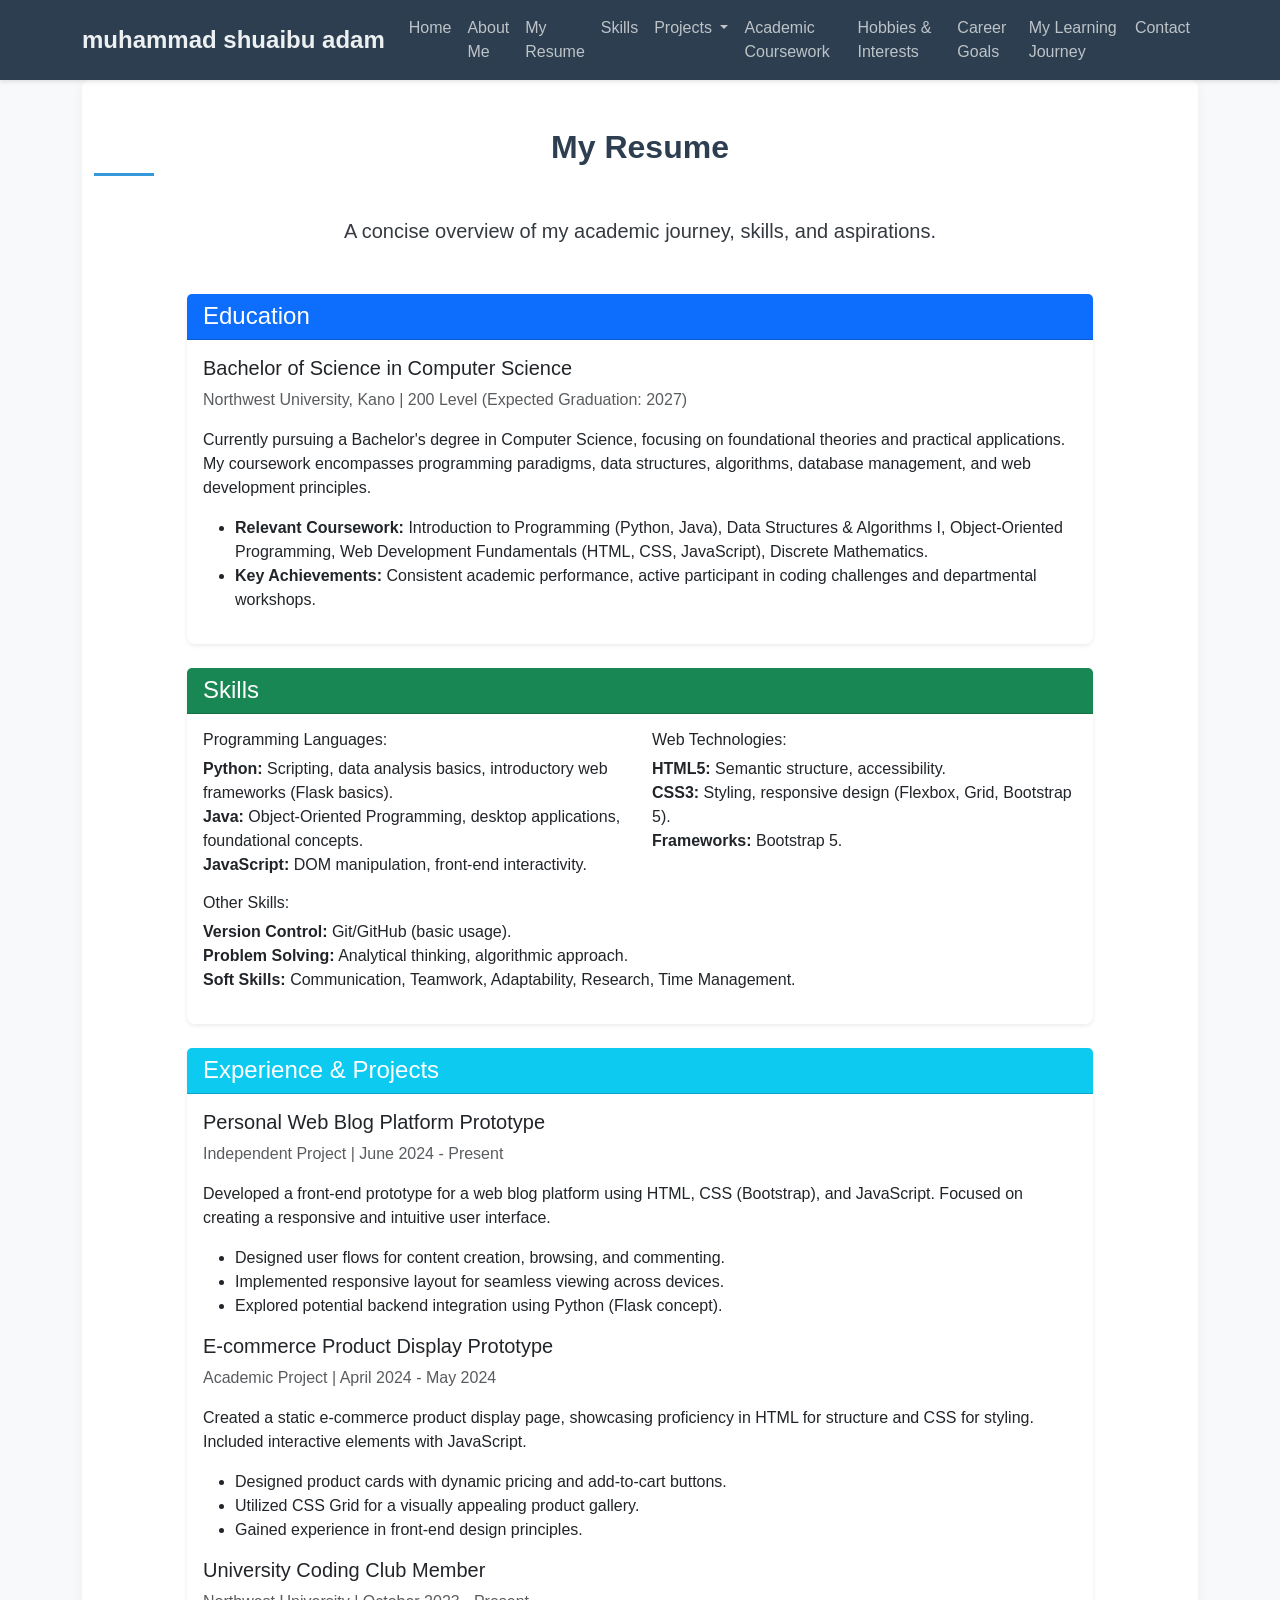
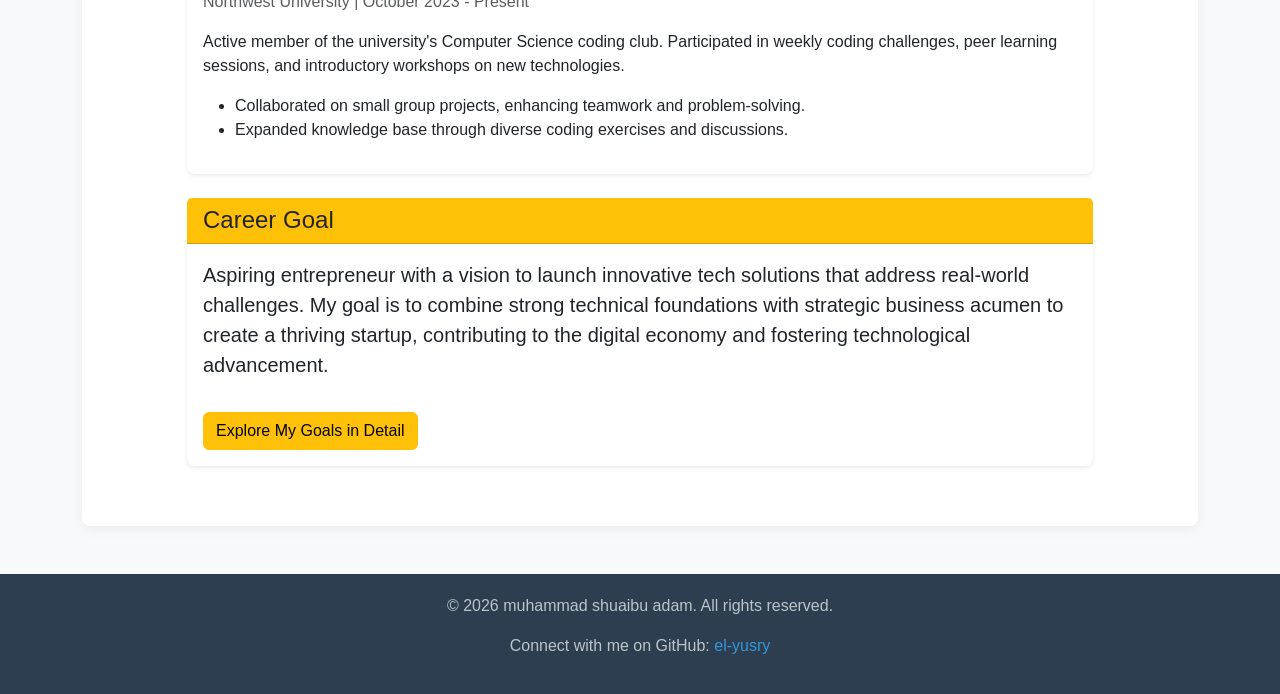
<file: resume.html>
<!DOCTYPE html>
<html lang="en">
<head>
    <meta charset="UTF-8">
    <meta name="viewport" content="width=device-width, initial-scale=1.0">
    <title>muhammad shuaibu adam - Portfolio</title>
    <!-- Bootstrap 5 CSS CDN -->
    <link href="https://cdn.jsdelivr.net/npm/bootstrap@5.3.3/dist/css/bootstrap.min.css" rel="stylesheet" integrity="sha384-QWTKZyjpPEjISv5WaRU9OFeRpok6YctnYmDr5pNlyT2bRjXh0JMhjY6hW+ALEwIH" crossorigin="anonymous">
    <link rel="stylesheet" href="style.css">
    <script src="script.js" defer></script>
</head>
<body>
    <nav class="navbar navbar-expand-lg navbar-dark fixed-top">
        <div class="container">
            <a class="navbar-brand" href="index.html">muhammad shuaibu adam</a>
            <button class="navbar-toggler" type="button" data-bs-toggle="collapse" data-bs-target="#navbarNav" aria-controls="navbarNav" aria-expanded="false" aria-label="Toggle navigation">
                <span class="navbar-toggler-icon"></span>
            </button>
            <div class="collapse navbar-collapse" id="navbarNav">
                <ul class="navbar-nav ms-auto">
                    <li class="nav-item">
                        <a class="nav-link" href="index.html">Home</a>
                    </li>
                    <li class="nav-item">
                        <a class="nav-link" href="about.html">About Me</a>
                    </li>
                    <li class="nav-item">
                        <a class="nav-link" href="resume.html">My Resume</a>
                    </li>
                    <li class="nav-item">
                        <a class="nav-link" href="skills.html">Skills</a>
                    </li>
                    <li class="nav-item dropdown">
                        <a class="nav-link dropdown-toggle" href="#" id="navbarDropdownProjects" role="button" data-bs-toggle="dropdown" aria-expanded="false">
                            Projects
                        </a>
                        <ul class="dropdown-menu dropdown-menu-dark" aria-labelledby="navbarDropdownProjects">
                            <li><a class="dropdown-item" href="project_1.html">Web Blog Platform</a></li>
                            <li><a class="dropdown-item" href="project_2.html">E-commerce Prototype</a></li>
                        </ul>
                    </li>
                    <li class="nav-item">
                        <a class="nav-link" href="coursework.html">Academic Coursework</a>
                    </li>
                    <li class="nav-item">
                        <a class="nav-link" href="hobbies.html">Hobbies & Interests</a>
                    </li>
                    <li class="nav-item">
                        <a class="nav-link" href="goals.html">Career Goals</a>
                    </li>
                    <li class="nav-item">
                        <a class="nav-link" href="fcc_journey.html">My Learning Journey</a>
                    </li>
                    <li class="nav-item">
                        <a class="nav-link" href="contact.html">Contact</a>
                    </li>
                </ul>
            </div>
        </div>
    </nav>

    <main class="container mt-4">
        <section id="resume-summary" class="container pt-5">
    <h2 class="text-center">My Resume</h2>
    <p class="lead text-center mb-5">A concise overview of my academic journey, skills, and aspirations.</p>

    <div class="row">
        <div class="col-lg-10 mx-auto">
            <!-- Education Section -->
            <div class="card mb-4 shadow-sm">
                <div class="card-header bg-primary text-white">
                    <h4 class="mb-0">Education</h4>
                </div>
                <div class="card-body">
                    <h5>Bachelor of Science in Computer Science</h5>
                    <p class="text-muted">Northwest University, Kano | 200 Level (Expected Graduation: 2027)</p>
                    <p>Currently pursuing a Bachelor's degree in Computer Science, focusing on foundational theories and practical applications. My coursework encompasses programming paradigms, data structures, algorithms, database management, and web development principles.</p>
                    <ul>
                        <li><strong>Relevant Coursework:</strong> Introduction to Programming (Python, Java), Data Structures & Algorithms I, Object-Oriented Programming, Web Development Fundamentals (HTML, CSS, JavaScript), Discrete Mathematics.</li>
                        <li><strong>Key Achievements:</strong> Consistent academic performance, active participant in coding challenges and departmental workshops.</li>
                    </ul>
                </div>
            </div>

            <!-- Skills Summary -->
            <div class="card mb-4 shadow-sm">
                <div class="card-header bg-success text-white">
                    <h4 class="mb-0">Skills</h4>
                </div>
                <div class="card-body">
                    <div class="row">
                        <div class="col-md-6">
                            <h6>Programming Languages:</h6>
                            <ul class="list-unstyled">
                                <li><strong>Python:</strong> Scripting, data analysis basics, introductory web frameworks (Flask basics).</li>
                                <li><strong>Java:</strong> Object-Oriented Programming, desktop applications, foundational concepts.</li>
                                <li><strong>JavaScript:</strong> DOM manipulation, front-end interactivity.</li>
                            </ul>
                        </div>
                        <div class="col-md-6">
                            <h6>Web Technologies:</h6>
                            <ul class="list-unstyled">
                                <li><strong>HTML5:</strong> Semantic structure, accessibility.</li>
                                <li><strong>CSS3:</strong> Styling, responsive design (Flexbox, Grid, Bootstrap 5).</li>
                                <li><strong>Frameworks:</strong> Bootstrap 5.</li>
                            </ul>
                        </div>
                    </div>
                    <h6>Other Skills:</h6>
                    <ul class="list-unstyled">
                        <li><strong>Version Control:</strong> Git/GitHub (basic usage).</li>
                        <li><strong>Problem Solving:</strong> Analytical thinking, algorithmic approach.</li>
                        <li><strong>Soft Skills:</strong> Communication, Teamwork, Adaptability, Research, Time Management.</li>
                    </ul>
                </div>
            </div>

            <!-- Experience / Projects Section -->
            <div class="card mb-4 shadow-sm">
                <div class="card-header bg-info text-white">
                    <h4 class="mb-0">Experience & Projects</h4>
                </div>
                <div class="card-body">
                    <h5>Personal Web Blog Platform Prototype</h5>
                    <p class="text-muted">Independent Project | June 2024 - Present</p>
                    <p>Developed a front-end prototype for a web blog platform using HTML, CSS (Bootstrap), and JavaScript. Focused on creating a responsive and intuitive user interface.</p>
                    <ul>
                        <li>Designed user flows for content creation, browsing, and commenting.</li>
                        <li>Implemented responsive layout for seamless viewing across devices.</li>
                        <li>Explored potential backend integration using Python (Flask concept).</li>
                    </ul>

                    <h5>E-commerce Product Display Prototype</h5>
                    <p class="text-muted">Academic Project | April 2024 - May 2024</p>
                    <p>Created a static e-commerce product display page, showcasing proficiency in HTML for structure and CSS for styling. Included interactive elements with JavaScript.</p>
                    <ul>
                        <li>Designed product cards with dynamic pricing and add-to-cart buttons.</li>
                        <li>Utilized CSS Grid for a visually appealing product gallery.</li>
                        <li>Gained experience in front-end design principles.</li>
                    </ul>

                    <h5>University Coding Club Member</h5>
                    <p class="text-muted">Northwest University | October 2023 - Present</p>
                    <p>Active member of the university's Computer Science coding club. Participated in weekly coding challenges, peer learning sessions, and introductory workshops on new technologies.</p>
                    <ul>
                        <li>Collaborated on small group projects, enhancing teamwork and problem-solving.</li>
                        <li>Expanded knowledge base through diverse coding exercises and discussions.</li>
                    </ul>
                </div>
            </div>

            <!-- Career Goals -->
            <div class="card shadow-sm">
                <div class="card-header bg-warning text-dark">
                    <h4 class="mb-0">Career Goal</h4>
                </div>
                <div class="card-body">
                    <p class="lead">Aspiring entrepreneur with a vision to launch innovative tech solutions that address real-world challenges. My goal is to combine strong technical foundations with strategic business acumen to create a thriving startup, contributing to the digital economy and fostering technological advancement.</p>
                    <a href="goals.html" class="btn btn-warning mt-3">Explore My Goals in Detail</a>
                </div>
            </div>
        </div>
    </div>
</section>
    </main>

    <footer class="mt-5">
        <div class="container">
            <p>&copy; 2026 muhammad shuaibu adam. All rights reserved.</p>
            <p>Connect with me on GitHub: <a href="https://github.com/el-yusry" target="_blank" rel="noopener noreferrer">el-yusry</a></p>
        </div>
    </footer>

    <!-- Bootstrap 5 JS CDN -->
    <script src="https://cdn.jsdelivr.net/npm/bootstrap@5.3.3/dist/js/bootstrap.bundle.min.js" integrity="sha384-YvpcrYf0tY3lHB60NNkmXc5s9fDVZLESaAA55NDzOxhy9GkcIdslK1eN7N6jIeHz" crossorigin="anonymous"></script>
</body>
</html>
</file>
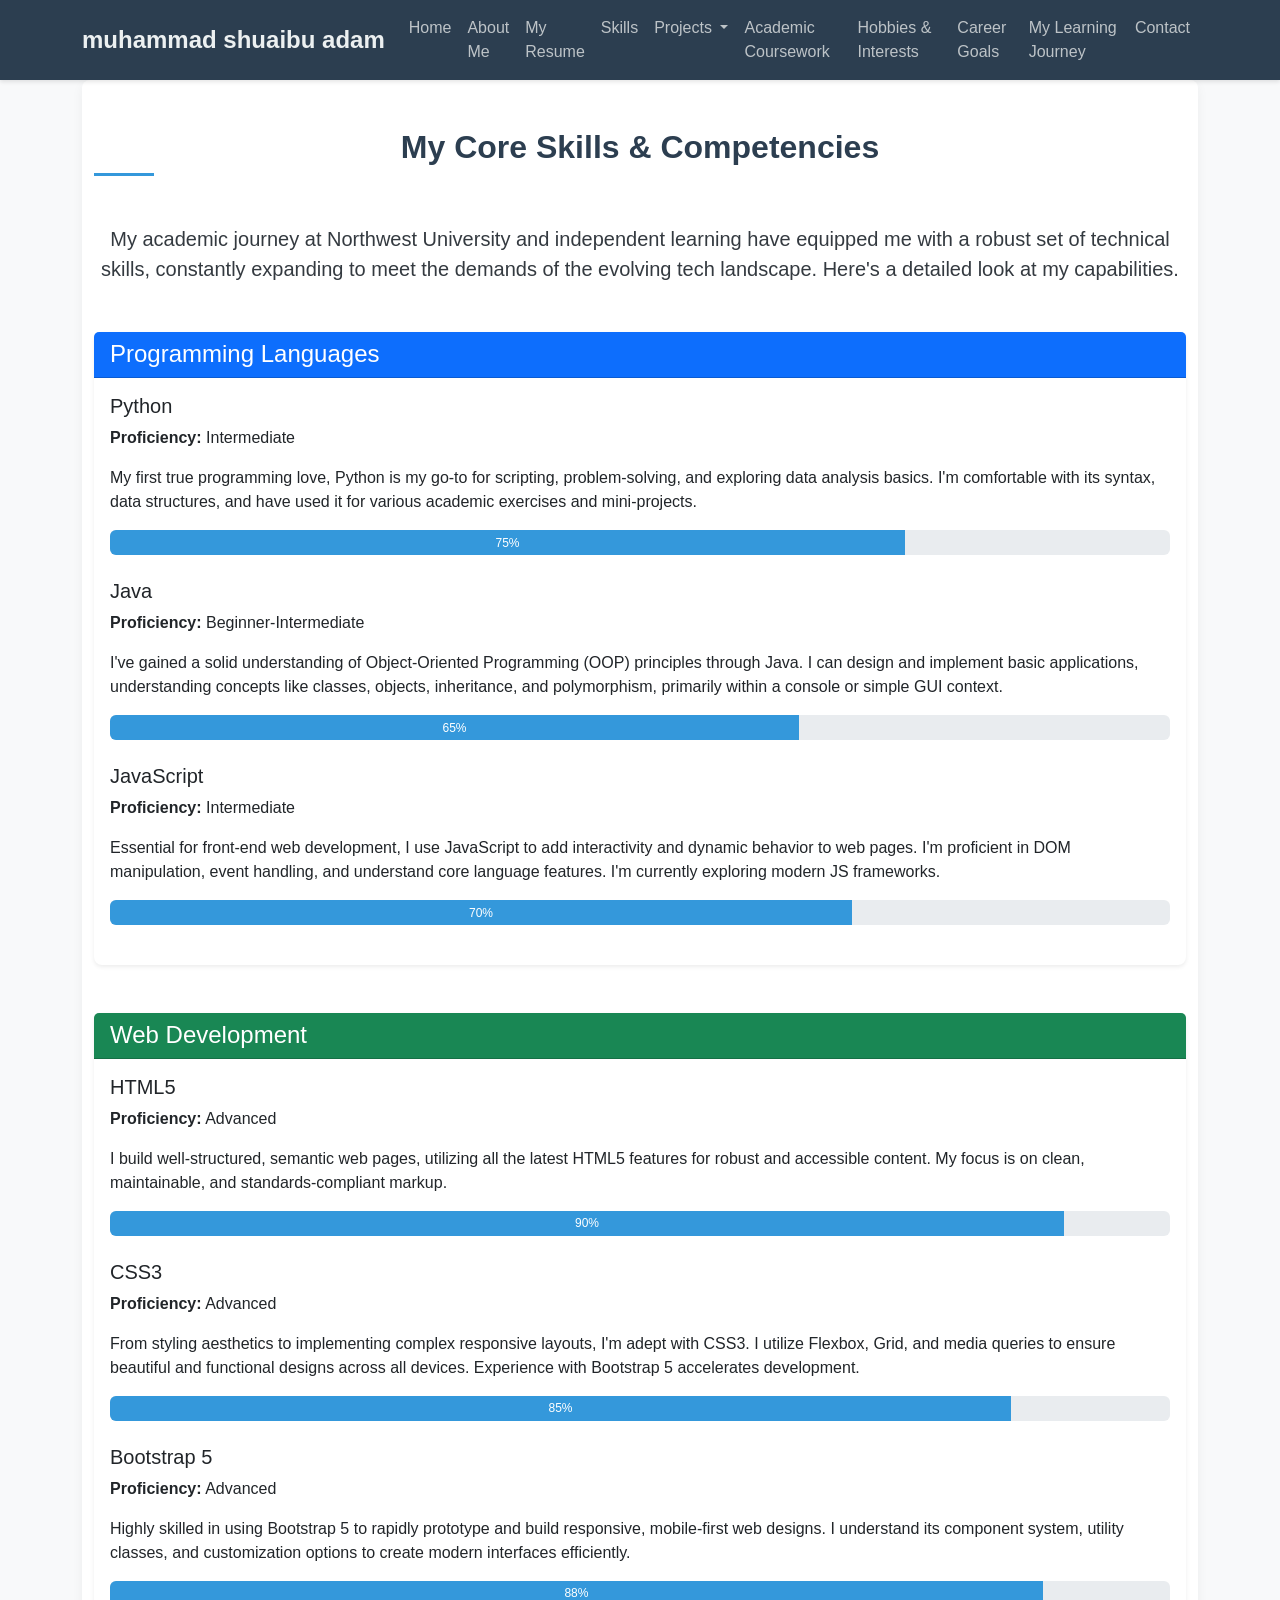
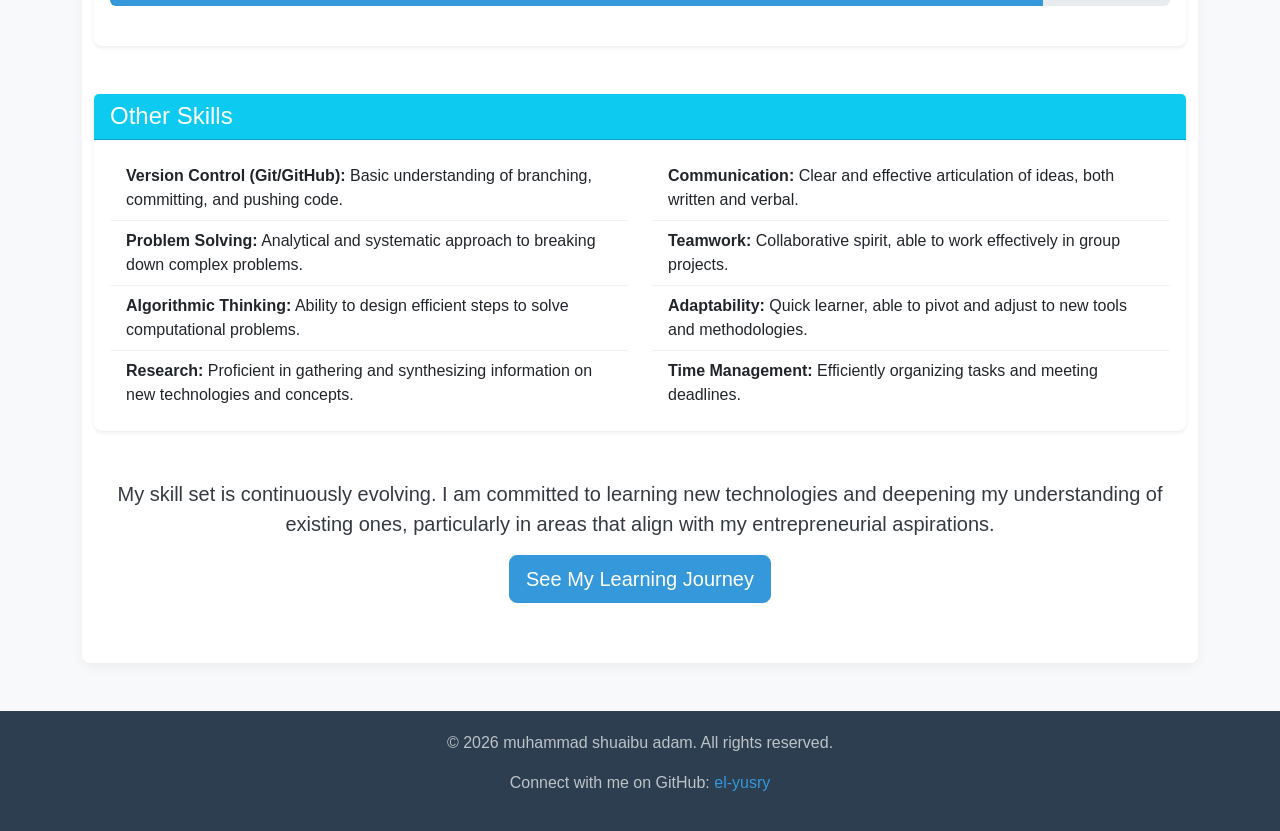
<file: skills.html>
<!DOCTYPE html>
<html lang="en">
<head>
    <meta charset="UTF-8">
    <meta name="viewport" content="width=device-width, initial-scale=1.0">
    <title>muhammad shuaibu adam - Portfolio</title>
    <!-- Bootstrap 5 CSS CDN -->
    <link href="https://cdn.jsdelivr.net/npm/bootstrap@5.3.3/dist/css/bootstrap.min.css" rel="stylesheet" integrity="sha384-QWTKZyjpPEjISv5WaRU9OFeRpok6YctnYmDr5pNlyT2bRjXh0JMhjY6hW+ALEwIH" crossorigin="anonymous">
    <link rel="stylesheet" href="style.css">
    <script src="script.js" defer></script>
</head>
<body>
    <nav class="navbar navbar-expand-lg navbar-dark fixed-top">
        <div class="container">
            <a class="navbar-brand" href="index.html">muhammad shuaibu adam</a>
            <button class="navbar-toggler" type="button" data-bs-toggle="collapse" data-bs-target="#navbarNav" aria-controls="navbarNav" aria-expanded="false" aria-label="Toggle navigation">
                <span class="navbar-toggler-icon"></span>
            </button>
            <div class="collapse navbar-collapse" id="navbarNav">
                <ul class="navbar-nav ms-auto">
                    <li class="nav-item">
                        <a class="nav-link" href="index.html">Home</a>
                    </li>
                    <li class="nav-item">
                        <a class="nav-link" href="about.html">About Me</a>
                    </li>
                    <li class="nav-item">
                        <a class="nav-link" href="resume.html">My Resume</a>
                    </li>
                    <li class="nav-item">
                        <a class="nav-link" href="skills.html">Skills</a>
                    </li>
                    <li class="nav-item dropdown">
                        <a class="nav-link dropdown-toggle" href="#" id="navbarDropdownProjects" role="button" data-bs-toggle="dropdown" aria-expanded="false">
                            Projects
                        </a>
                        <ul class="dropdown-menu dropdown-menu-dark" aria-labelledby="navbarDropdownProjects">
                            <li><a class="dropdown-item" href="project_1.html">Web Blog Platform</a></li>
                            <li><a class="dropdown-item" href="project_2.html">E-commerce Prototype</a></li>
                        </ul>
                    </li>
                    <li class="nav-item">
                        <a class="nav-link" href="coursework.html">Academic Coursework</a>
                    </li>
                    <li class="nav-item">
                        <a class="nav-link" href="hobbies.html">Hobbies & Interests</a>
                    </li>
                    <li class="nav-item">
                        <a class="nav-link" href="goals.html">Career Goals</a>
                    </li>
                    <li class="nav-item">
                        <a class="nav-link" href="fcc_journey.html">My Learning Journey</a>
                    </li>
                    <li class="nav-item">
                        <a class="nav-link" href="contact.html">Contact</a>
                    </li>
                </ul>
            </div>
        </div>
    </nav>

    <main class="container mt-4">
        <section id="skills-overview" class="container pt-5">
    <h2 class="text-center mb-5">My Core Skills & Competencies</h2>
    <p class="lead text-center mb-5">My academic journey at Northwest University and independent learning have equipped me with a robust set of technical skills, constantly expanding to meet the demands of the evolving tech landscape. Here's a detailed look at my capabilities.</p>

    <!-- Programming Languages -->
    <div class="card mb-5 shadow-sm">
        <div class="card-header bg-primary text-white">
            <h4 class="mb-0">Programming Languages</h4>
        </div>
        <div class="card-body">
            <div class="mb-4">
                <h5>Python</h5>
                <p><strong>Proficiency:</strong> Intermediate</p>
                <p>My first true programming love, Python is my go-to for scripting, problem-solving, and exploring data analysis basics. I'm comfortable with its syntax, data structures, and have used it for various academic exercises and mini-projects.</p>
                <div class="progress" style="height: 25px;">
                    <div class="progress-bar progress-bar-skill" role="progressbar" style="width: 75%;" aria-valuenow="75" aria-valuemin="0" aria-valuemax="100">75%</div>
                </div>
            </div>
            <div class="mb-4">
                <h5>Java</h5>
                <p><strong>Proficiency:</strong> Beginner-Intermediate</p>
                <p>I've gained a solid understanding of Object-Oriented Programming (OOP) principles through Java. I can design and implement basic applications, understanding concepts like classes, objects, inheritance, and polymorphism, primarily within a console or simple GUI context.</p>
                <div class="progress" style="height: 25px;">
                    <div class="progress-bar progress-bar-skill" role="progressbar" style="width: 65%;" aria-valuenow="65" aria-valuemin="0" aria-valuemax="100">65%</div>
                </div>
            </div>
            <div class="mb-4">
                <h5>JavaScript</h5>
                <p><strong>Proficiency:</strong> Intermediate</p>
                <p>Essential for front-end web development, I use JavaScript to add interactivity and dynamic behavior to web pages. I'm proficient in DOM manipulation, event handling, and understand core language features. I'm currently exploring modern JS frameworks.</p>
                <div class="progress" style="height: 25px;">
                    <div class="progress-bar progress-bar-skill" role="progressbar" style="width: 70%;" aria-valuenow="70" aria-valuemin="0" aria-valuemax="100">70%</div>
                </div>
            </div>
        </div>
    </div>

    <!-- Web Development -->
    <div class="card mb-5 shadow-sm">
        <div class="card-header bg-success text-white">
            <h4 class="mb-0">Web Development</h4>
        </div>
        <div class="card-body">
            <div class="mb-4">
                <h5>HTML5</h5>
                <p><strong>Proficiency:</strong> Advanced</p>
                <p>I build well-structured, semantic web pages, utilizing all the latest HTML5 features for robust and accessible content. My focus is on clean, maintainable, and standards-compliant markup.</p>
                <div class="progress" style="height: 25px;">
                    <div class="progress-bar progress-bar-skill" role="progressbar" style="width: 90%;" aria-valuenow="90" aria-valuemin="0" aria-valuemax="100">90%</div>
                </div>
            </div>
            <div class="mb-4">
                <h5>CSS3</h5>
                <p><strong>Proficiency:</strong> Advanced</p>
                <p>From styling aesthetics to implementing complex responsive layouts, I'm adept with CSS3. I utilize Flexbox, Grid, and media queries to ensure beautiful and functional designs across all devices. Experience with Bootstrap 5 accelerates development.</p>
                <div class="progress" style="height: 25px;">
                    <div class="progress-bar progress-bar-skill" role="progressbar" style="width: 85%;" aria-valuenow="85" aria-valuemin="0" aria-valuemax="100">85%</div>
                </div>
            </div>
            <div class="mb-4">
                <h5>Bootstrap 5</h5>
                <p><strong>Proficiency:</strong> Advanced</p>
                <p>Highly skilled in using Bootstrap 5 to rapidly prototype and build responsive, mobile-first web designs. I understand its component system, utility classes, and customization options to create modern interfaces efficiently.</p>
                <div class="progress" style="height: 25px;">
                    <div class="progress-bar progress-bar-skill" role="progressbar" style="width: 88%;" aria-valuenow="88" aria-valuemin="0" aria-valuemax="100">88%</div>
                </div>
            </div>
        </div>
    </div>

    <!-- Other Technical & Soft Skills -->
    <div class="card mb-5 shadow-sm">
        <div class="card-header bg-info text-white">
            <h4 class="mb-0">Other Skills</h4>
        </div>
        <div class="card-body">
            <div class="row">
                <div class="col-md-6">
                    <ul class="list-group list-group-flush">
                        <li class="list-group-item"><strong>Version Control (Git/GitHub):</strong> Basic understanding of branching, committing, and pushing code.</li>
                        <li class="list-group-item"><strong>Problem Solving:</strong> Analytical and systematic approach to breaking down complex problems.</li>
                        <li class="list-group-item"><strong>Algorithmic Thinking:</strong> Ability to design efficient steps to solve computational problems.</li>
                        <li class="list-group-item"><strong>Research:</strong> Proficient in gathering and synthesizing information on new technologies and concepts.</li>
                    </ul>
                </div>
                <div class="col-md-6">
                    <ul class="list-group list-group-flush">
                        <li class="list-group-item"><strong>Communication:</strong> Clear and effective articulation of ideas, both written and verbal.</li>
                        <li class="list-group-item"><strong>Teamwork:</strong> Collaborative spirit, able to work effectively in group projects.</li>
                        <li class="list-group-item"><strong>Adaptability:</strong> Quick learner, able to pivot and adjust to new tools and methodologies.</li>
                        <li class="list-group-item"><strong>Time Management:</strong> Efficiently organizing tasks and meeting deadlines.</li>
                    </ul>
                </div>
            </div>
        </div>
    </div>

    <div class="text-center mt-5">
        <p class="lead">My skill set is continuously evolving. I am committed to learning new technologies and deepening my understanding of existing ones, particularly in areas that align with my entrepreneurial aspirations.</p>
        <a href="fcc_journey.html" class="btn btn-primary btn-lg">See My Learning Journey</a>
    </div>
</section>
    </main>

    <footer class="mt-5">
        <div class="container">
            <p>&copy; 2026 muhammad shuaibu adam. All rights reserved.</p>
            <p>Connect with me on GitHub: <a href="https://github.com/el-yusry" target="_blank" rel="noopener noreferrer">el-yusry</a></p>
        </div>
    </footer>

    <!-- Bootstrap 5 JS CDN -->
    <script src="https://cdn.jsdelivr.net/npm/bootstrap@5.3.3/dist/js/bootstrap.bundle.min.js" integrity="sha384-YvpcrYf0tY3lHB60NNkmXc5s9fDVZLESaAA55NDzOxhy9GkcIdslK1eN7N6jIeHz" crossorigin="anonymous"></script>
</body>
</html>
</file>
<file: style.css>
/* Custom CSS for muhammad shuaibu adam's Portfolio */
body {
    font-family: 'Segoe UI', Tahoma, Geneva, Verdana, sans-serif;
    background-color: #f8f9fa; /* Light gray background */
    color: #343a40; /* Dark text */
    padding-top: 56px; /* Adjust for fixed-top navbar */
}

.navbar {
    background-color: #2c3e50 !important; /* Darker custom blue for navbar */
    box-shadow: 0 2px 4px rgba(0,0,0,.1);
}

.navbar-brand {
    font-weight: 700;
    font-size: 1.5rem;
    color: #ecf0f1 !important; /* Light text for brand */
}

.nav-link {
    color: #bdc3c7 !important; /* Lighter gray for links */
    transition: color 0.3s ease;
}

.nav-link:hover {
    color: #ffffff !important; /* White on hover */
}

.hero-section {
    background: linear-gradient(rgba(0,0,0,0.6), rgba(0,0,0,0.6)), url('hero-bg.jpg') no-repeat center center;
    background-size: cover;
    color: #fff;
    padding: 100px 0;
    text-align: center;
    min-height: 50vh;
    display: flex;
    align-items: center;
    justify-content: center;
    position: relative;
    overflow: hidden;
}

.hero-content h1 {
    font-size: 3.5rem;
    font-weight: 700;
    margin-bottom: 20px;
}

.hero-content p {
    font-size: 1.5rem;
    font-weight: 300;
    max-width: 800px;
    margin: 0 auto 30px;
}

.profile-img {
    width: 200px;
    height: 200px;
    border-radius: 50%;
    object-fit: cover;
    border: 5px solid #fff;
    box-shadow: 0 0 15px rgba(0,0,0,0.2);
    margin-bottom: 30px;
}

section {
    padding: 60px 0;
    background-color: #fff;
    margin-bottom: 20px;
    border-radius: 8px;
    box-shadow: 0 4px 12px rgba(0,0,0,.05);
}

section:nth-child(even) {
    background-color: #f1f3f5;
}

h2 {
    color: #2c3e50;
    font-weight: 600;
    margin-bottom: 40px;
    position: relative;
    padding-bottom: 10px;
}

h2::after {
    content: '';
    position: absolute;
    left: 0;
    bottom: 0;
    width: 60px;
    height: 3px;
    background-color: #3498db; /* Accent color */
}

.card {
    border: none;
    border-radius: 8px;
    box-shadow: 0 4px 12px rgba(0,0,0,.08);
    transition: transform 0.3s ease, box-shadow 0.3s ease;
}

.card:hover {
    transform: translateY(-5px);
    box-shadow: 0 8px 20px rgba(0,0,0,.12);
}

.card-title {
    color: #3498db;
    font-weight: 600;
}

.list-group-item {
    background-color: transparent;
    border-color: rgba(0,0,0,.05);
}

.progress-bar-skill {
    background-color: #3498db;
}

footer {
    background-color: #2c3e50 !important;
    color: #bdc3c7 !important;
    padding: 20px 0;
    text-align: center;
    margin-top: 40px;
}

footer a {
    color: #3498db;
    text-decoration: none;
}

footer a:hover {
    color: #ffffff;
    text-decoration: underline;
}

/* Specific styles for fcc_journey page */
.fcc-certificate-container {
    text-align: center;
    margin-top: 40px;
}

.fcc-certificate-container img {
    max-width: 100%;
    height: auto;
    border-radius: 8px;
    box-shadow: 0 5px 15px rgba(0,0,0,0.1);
}

.fcc-certificate-container a {
    display: inline-block;
    margin-top: 20px;
    padding: 10px 25px;
    background-color: #28a745; /* Green for success/certificate */
    color: white;
    text-decoration: none;
    border-radius: 5px;
    transition: background-color 0.3s ease;
}

.fcc-certificate-container a:hover {
    background-color: #218838;
}

/* Contact form styling */
.form-label {
    font-weight: 500;
    color: #343a40;
}

.form-control:focus {
    border-color: #3498db;
    box-shadow: 0 0 0 0.25rem rgba(52, 152, 219, 0.25);
}

.btn-primary {
    background-color: #3498db;
    border-color: #3498db;
    transition: background-color 0.3s ease, border-color 0.3s ease;
}

.btn-primary:hover {
    background-color: #217dbb;
    border-color: #217dbb;
}

/* Responsive adjustments */
@media (max-width: 991.98px) {
    .navbar-collapse {
        background-color: #2c3e50;
        padding: 15px;
        margin-top: 5px;
        border-radius: 5px;
    }
    .navbar-nav .nav-link {
        padding-left: 15px;
    }
}

@media (max-width: 767.98px) {
    .hero-content h1 {
        font-size: 2.5rem;
    }
    .hero-content p {
        font-size: 1.2rem;
    }
    .profile-img {
        width: 150px;
        height: 150px;
    }
    h2 {
        font-size: 1.8rem;
    }
}
</file>
